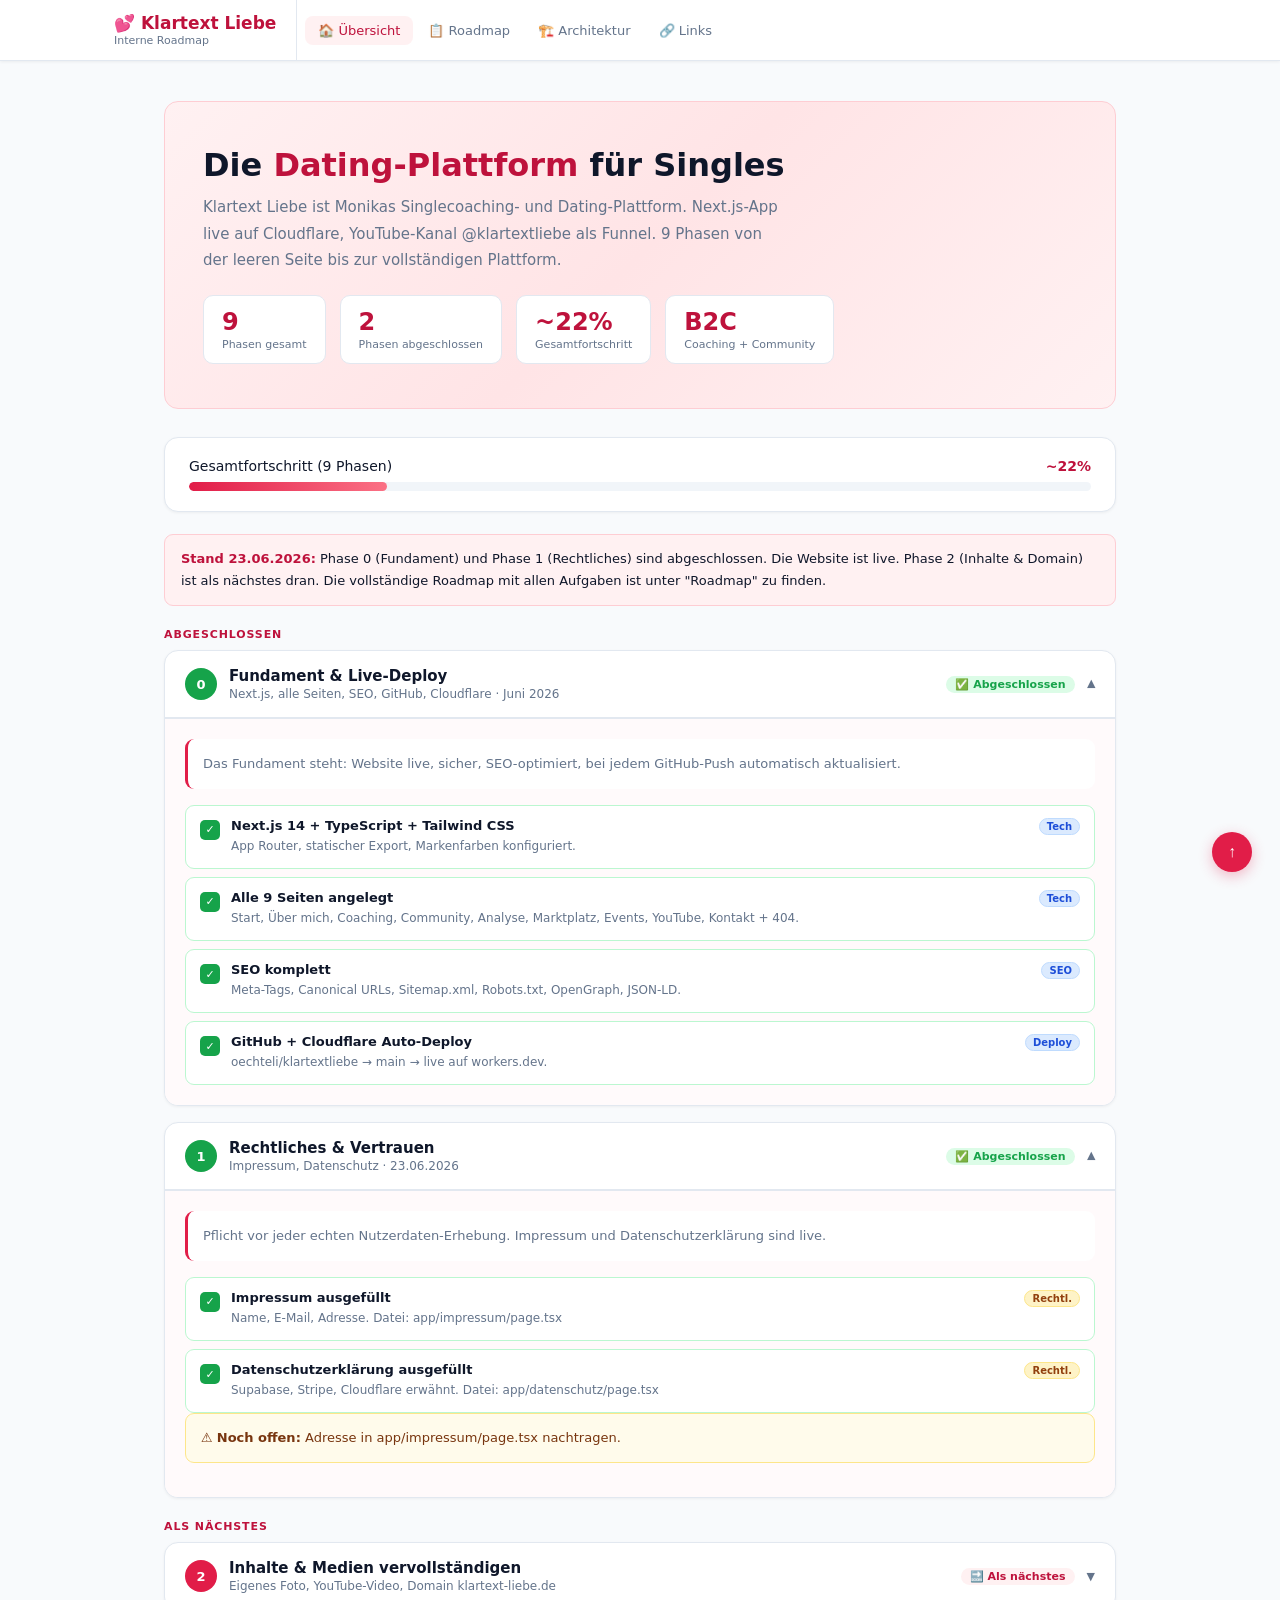
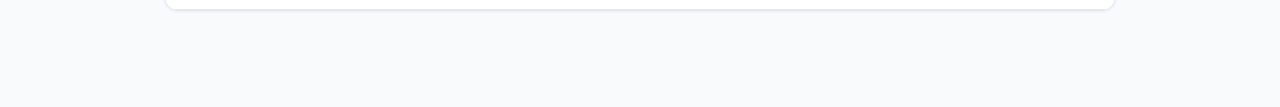
<file: index.html>
<!DOCTYPE html>
<html lang="de">
<head>
<meta charset="UTF-8">
<meta name="viewport" content="width=device-width, initial-scale=1.0">
<title>Klartext Liebe – Interne Roadmap</title>
<style>
  :root { --bg:#f8fafc;--card:#fff;--border:#e2e8f0;--rose:#e11d48;--rose-d:#be123c;--violet:#7c3aed;--green:#16a34a;--amber:#d97706;--text:#0f172a;--soft:#64748b;--radius:14px; }
  *{box-sizing:border-box;margin:0;padding:0;}
  body{background:var(--bg);color:var(--text);font-family:'Segoe UI',system-ui,sans-serif;min-height:100vh;}
  nav{background:rgba(255,255,255,.97);border-bottom:1px solid var(--border);position:sticky;top:0;z-index:100;box-shadow:0 1px 3px rgba(0,0,0,.06);}
  .nav-inner{max-width:1100px;margin:0 auto;padding:0 24px;display:flex;align-items:center;}
  .nav-logo{font-weight:800;font-size:17px;color:var(--rose-d);padding:12px 20px 12px 0;border-right:1px solid var(--border);margin-right:8px;line-height:1.3;white-space:nowrap;}
  .nav-logo span{color:var(--soft);font-weight:400;font-size:11px;display:block;}
  .nav-links{display:flex;gap:2px;flex-wrap:wrap;padding:8px 0;}
  .nav-links a{color:var(--soft);text-decoration:none;padding:7px 13px;border-radius:8px;font-size:13px;font-weight:500;transition:all .15s;cursor:pointer;white-space:nowrap;}
  .nav-links a:hover,.nav-links a.active{background:#fff1f2;color:var(--rose-d);}
  .page{display:none;max-width:1000px;margin:0 auto;padding:40px 24px 80px;}
  .page.active{display:block;}
  .hero{background:linear-gradient(135deg,#fff1f2 0%,#ffe4e6 50%,#fff1f2 100%);border-radius:var(--radius);padding:44px 38px;margin-bottom:28px;border:1px solid #fecdd3;}
  .hero h1{font-size:32px;font-weight:800;margin-bottom:10px;}.hero h1 span{color:var(--rose-d);}
  .hero p{color:var(--soft);font-size:15px;line-height:1.75;max-width:580px;}
  .hero-stats{display:flex;gap:14px;margin-top:22px;flex-wrap:wrap;}
  .stat{background:#fff;border-radius:10px;padding:12px 18px;border:1px solid var(--border);}
  .stat-n{font-size:24px;font-weight:800;color:var(--rose-d);}
  .stat-l{font-size:11px;color:var(--soft);margin-top:2px;}
  .progress-section{background:var(--card);border-radius:var(--radius);padding:20px 24px;border:1px solid var(--border);margin-bottom:22px;box-shadow:0 1px 3px rgba(0,0,0,.05);}
  .progress-label{display:flex;justify-content:space-between;margin-bottom:8px;font-size:14px;font-weight:500;}
  .progress-bar{background:#f1f5f9;border-radius:999px;height:9px;overflow:hidden;}
  .progress-fill{height:100%;border-radius:999px;background:linear-gradient(90deg,var(--rose),#fb7185);}
  .phase-card{background:var(--card);border-radius:var(--radius);border:1px solid var(--border);margin-bottom:16px;box-shadow:0 1px 3px rgba(0,0,0,.05);overflow:hidden;}
  .phase-head{display:flex;align-items:center;gap:12px;padding:16px 20px;border-bottom:1px solid var(--border);cursor:pointer;user-select:none;}
  .phase-num{width:32px;height:32px;border-radius:50%;display:grid;place-items:center;font-weight:800;font-size:13px;flex-shrink:0;}
  .phase-num.done{background:var(--green);color:#fff;}.phase-num.next{background:var(--rose);color:#fff;}.phase-num.plan{background:#e2e8f0;color:var(--soft);}.phase-num.later{background:#ede9fe;color:var(--violet);}
  .phase-title-wrap{flex:1;}.phase-title-wrap h3{font-size:15px;font-weight:700;}.phase-title-wrap p{color:var(--soft);font-size:12px;margin-top:2px;}
  .phase-badge{font-size:11px;font-weight:700;padding:2px 9px;border-radius:999px;}
  .badge-done{background:#dcfce7;color:var(--green);}.badge-next{background:#fff1f2;color:var(--rose-d);}.badge-plan{background:#f1f5f9;color:var(--soft);}.badge-later{background:#ede9fe;color:var(--violet);}
  .phase-arrow{color:var(--soft);transition:transform .2s;font-size:11px;}
  .phase-card.open .phase-arrow{transform:rotate(180deg);}
  .phase-body{padding:20px;display:none;background:#fffafb;border-top:1px solid var(--border);}
  .phase-card.open .phase-body{display:block;}
  .phase-why{color:var(--soft);font-size:13px;line-height:1.8;margin-bottom:16px;background:#fff;padding:13px 15px;border-radius:9px;border-left:3px solid var(--rose);}
  .checklist{display:flex;flex-direction:column;gap:8px;}
  .check-item{display:flex;align-items:flex-start;gap:11px;padding:12px 14px;background:#fff;border-radius:9px;border:1px solid var(--border);}
  .check-item.done-item{border-color:#bbf7d0;}
  .check-box{width:20px;height:20px;border-radius:5px;flex-shrink:0;display:grid;place-items:center;margin-top:2px;}
  .check-box.checked{background:var(--green);}.check-box.unchecked{background:#f1f5f9;border:2px solid #cbd5e1;}
  .check-icon{font-size:11px;color:#fff;font-weight:700;}
  .check-text{flex:1;}.check-text strong{font-size:13px;font-weight:600;display:block;margin-bottom:2px;}.check-text span{font-size:12px;color:var(--soft);line-height:1.6;}
  .check-tag{font-size:10px;padding:2px 7px;border-radius:999px;margin-left:auto;align-self:flex-start;white-space:nowrap;font-weight:600;border:1px solid #e2e8f0;}
  .tag-tech{background:#dbeafe;color:#1d4ed8;border-color:#bfdbfe;}.tag-legal{background:#fef3c7;color:#92400e;border-color:#fde68a;}.tag-stripe{background:#f0fdf4;color:var(--green);border-color:#bbf7d0;}
  .tag-supa{background:#ede9fe;color:var(--violet);border-color:#ddd6fe;}.tag-content{background:#fce7f3;color:#9d174d;border-color:#fbcfe8;}.tag-ai{background:#f5f3ff;color:var(--violet);border-color:#ddd6fe;}
  .warn-box{background:#fffbeb;border:1px solid #fde68a;border-radius:9px;padding:13px 15px;margin-bottom:14px;font-size:13px;line-height:1.7;color:#78350f;}
  .page-header{margin-bottom:24px;}.page-header h2{font-size:24px;font-weight:800;margin-bottom:4px;}.page-header p{color:var(--soft);font-size:14px;line-height:1.7;}
  .info-box{background:#fff1f2;border:1px solid #fecdd3;border-radius:9px;padding:13px 16px;margin-bottom:16px;font-size:13px;line-height:1.7;}
  .info-box strong{color:var(--rose-d);}
  .section-title{font-size:11px;font-weight:700;text-transform:uppercase;letter-spacing:.08em;color:var(--rose-d);margin:22px 0 9px;}
  .arch-block{background:var(--card);border-radius:var(--radius);padding:20px;border:1px solid var(--border);margin-bottom:14px;box-shadow:0 1px 3px rgba(0,0,0,.05);}
  .arch-block h3{font-size:14px;font-weight:700;margin-bottom:5px;}.arch-block p{color:var(--soft);font-size:13px;line-height:1.7;}
  .arch-cols{display:grid;grid-template-columns:1fr 1fr;gap:12px;margin-top:12px;}
  @media(max-width:600px){.arch-cols{grid-template-columns:1fr;}}
  .arch-col{background:#f8fafc;border-radius:9px;padding:13px;border:1px solid var(--border);}
  .arch-col h4{font-size:11px;font-weight:700;color:var(--rose-d);margin-bottom:7px;text-transform:uppercase;letter-spacing:.05em;}
  .arch-col ul{list-style:none;display:flex;flex-direction:column;gap:4px;}
  .arch-col ul li{font-size:12px;color:var(--soft);display:flex;gap:7px;}
  .arch-col ul li::before{content:'›';color:var(--rose);font-weight:700;flex-shrink:0;}
  .arch-cols-3{display:grid;grid-template-columns:1fr 1fr;gap:12px;margin-top:14px;}
  .two-boxes{display:grid;grid-template-columns:1fr 1fr;gap:14px;margin-top:14px;}
  @media(max-width:600px){.two-boxes{grid-template-columns:1fr;}}
  .box-highlight{border:2px solid var(--rose);border-radius:12px;padding:16px;}
  .box-highlight2{border:2px solid var(--violet);border-radius:12px;padding:16px;}
  .box-highlight h4,.box-highlight2 h4{font-size:13px;font-weight:800;margin-bottom:4px;}
  .box-highlight p,.box-highlight2 p{font-size:12px;color:var(--soft);line-height:1.6;}
  .box-mono{font-family:monospace;font-size:11px;color:var(--violet);margin-top:8px;}
  .link-table{background:var(--card);border-radius:var(--radius);border:1px solid var(--border);overflow:hidden;margin-bottom:14px;box-shadow:0 1px 3px rgba(0,0,0,.05);}
  .link-row{display:flex;align-items:center;gap:10px;padding:12px 16px;border-bottom:1px solid #f1f5f9;}
  .link-row:last-child{border-bottom:none;}
  .link-dot{width:7px;height:7px;border-radius:50%;flex-shrink:0;}
  .link-name{font-size:13px;font-weight:600;min-width:190px;}.link-url{font-family:monospace;font-size:11px;color:var(--rose-d);flex:1;}
  .link-status{font-size:11px;padding:2px 7px;border-radius:999px;font-weight:600;}
  .back-top{position:fixed;bottom:28px;right:28px;background:var(--rose);color:#fff;border:none;border-radius:50%;width:40px;height:40px;cursor:pointer;font-size:16px;display:grid;place-items:center;box-shadow:0 4px 14px rgba(225,29,72,.3);z-index:50;}
</style>
</head>
<body>
<nav>
  <div class="nav-inner">
    <div class="nav-logo">💕 Klartext Liebe<span>Interne Roadmap</span></div>
    <div class="nav-links">
      <a onclick="show('uebersicht')" class="active" id="nav-uebersicht">🏠 Übersicht</a>
      <a onclick="show('roadmap')" id="nav-roadmap">📋 Roadmap</a>
      <a onclick="show('architektur')" id="nav-architektur">🏗️ Architektur</a>
      <a onclick="show('links')" id="nav-links">🔗 Links</a>
    </div>
  </div>
</nav>

<!-- ÜBERSICHT -->
<div class="page active" id="page-uebersicht">
  <div class="hero">
    <h1>Die <span>Dating-Plattform</span> für Singles</h1>
    <p>Klartext Liebe ist Monikas Singlecoaching- und Dating-Plattform. Next.js-App live auf Cloudflare, YouTube-Kanal @klartextliebe als Funnel. 9 Phasen von der leeren Seite bis zur vollständigen Plattform.</p>
    <div class="hero-stats">
      <div class="stat"><div class="stat-n">9</div><div class="stat-l">Phasen gesamt</div></div>
      <div class="stat"><div class="stat-n">2</div><div class="stat-l">Phasen abgeschlossen</div></div>
      <div class="stat"><div class="stat-n">~22%</div><div class="stat-l">Gesamtfortschritt</div></div>
      <div class="stat"><div class="stat-n">B2C</div><div class="stat-l">Coaching + Community</div></div>
    </div>
  </div>
  <div class="progress-section">
    <div class="progress-label"><span>Gesamtfortschritt (9 Phasen)</span><span style="color:var(--rose-d);font-weight:700">~22%</span></div>
    <div class="progress-bar"><div class="progress-fill" style="width:22%"></div></div>
  </div>
  <div class="info-box"><strong>Stand 23.06.2026:</strong> Phase 0 (Fundament) und Phase 1 (Rechtliches) sind abgeschlossen. Die Website ist live. Phase 2 (Inhalte & Domain) ist als nächstes dran. Die vollständige Roadmap mit allen Aufgaben ist unter "Roadmap" zu finden.</div>

  <div class="section-title">Abgeschlossen</div>
  <div class="phase-card open" onclick="togglePhase(this)">
    <div class="phase-head">
      <div class="phase-num done">0</div>
      <div class="phase-title-wrap"><h3>Fundament & Live-Deploy</h3><p>Next.js, alle Seiten, SEO, GitHub, Cloudflare · Juni 2026</p></div>
      <span class="phase-badge badge-done">✅ Abgeschlossen</span>
      <span class="phase-arrow">▼</span>
    </div>
    <div class="phase-body">
      <div class="phase-why">Das Fundament steht: Website live, sicher, SEO-optimiert, bei jedem GitHub-Push automatisch aktualisiert.</div>
      <div class="checklist">
        <div class="check-item done-item"><div class="check-box checked"><span class="check-icon">✓</span></div><div class="check-text"><strong>Next.js 14 + TypeScript + Tailwind CSS</strong><span>App Router, statischer Export, Markenfarben konfiguriert.</span></div><span class="check-tag tag-tech">Tech</span></div>
        <div class="check-item done-item"><div class="check-box checked"><span class="check-icon">✓</span></div><div class="check-text"><strong>Alle 9 Seiten angelegt</strong><span>Start, Über mich, Coaching, Community, Analyse, Marktplatz, Events, YouTube, Kontakt + 404.</span></div><span class="check-tag tag-tech">Tech</span></div>
        <div class="check-item done-item"><div class="check-box checked"><span class="check-icon">✓</span></div><div class="check-text"><strong>SEO komplett</strong><span>Meta-Tags, Canonical URLs, Sitemap.xml, Robots.txt, OpenGraph, JSON-LD.</span></div><span class="check-tag tag-tech">SEO</span></div>
        <div class="check-item done-item"><div class="check-box checked"><span class="check-icon">✓</span></div><div class="check-text"><strong>GitHub + Cloudflare Auto-Deploy</strong><span>oechteli/klartextliebe → main → live auf workers.dev.</span></div><span class="check-tag tag-tech">Deploy</span></div>
      </div>
    </div>
  </div>

  <div class="phase-card open" onclick="togglePhase(this)">
    <div class="phase-head">
      <div class="phase-num done">1</div>
      <div class="phase-title-wrap"><h3>Rechtliches & Vertrauen</h3><p>Impressum, Datenschutz · 23.06.2026</p></div>
      <span class="phase-badge badge-done">✅ Abgeschlossen</span>
      <span class="phase-arrow">▼</span>
    </div>
    <div class="phase-body">
      <div class="phase-why">Pflicht vor jeder echten Nutzerdaten-Erhebung. Impressum und Datenschutzerklärung sind live.</div>
      <div class="checklist">
        <div class="check-item done-item"><div class="check-box checked"><span class="check-icon">✓</span></div><div class="check-text"><strong>Impressum ausgefüllt</strong><span>Name, E-Mail, Adresse. Datei: app/impressum/page.tsx</span></div><span class="check-tag tag-legal">Rechtl.</span></div>
        <div class="check-item done-item"><div class="check-box checked"><span class="check-icon">✓</span></div><div class="check-text"><strong>Datenschutzerklärung ausgefüllt</strong><span>Supabase, Stripe, Cloudflare erwähnt. Datei: app/datenschutz/page.tsx</span></div><span class="check-tag tag-legal">Rechtl.</span></div>
      </div>
      <div class="warn-box">⚠️ <strong>Noch offen:</strong> Adresse in app/impressum/page.tsx nachtragen.</div>
    </div>
  </div>

  <div class="section-title">Als nächstes</div>
  <div class="phase-card" onclick="togglePhase(this)">
    <div class="phase-head">
      <div class="phase-num next">2</div>
      <div class="phase-title-wrap"><h3>Inhalte & Medien vervollständigen</h3><p>Eigenes Foto, YouTube-Video, Domain klartext-liebe.de</p></div>
      <span class="phase-badge badge-next">🔜 Als nächstes</span>
      <span class="phase-arrow">▼</span>
    </div>
    <div class="phase-body">
      <div class="phase-why">Vertrauen entsteht durch ein echtes Gesicht. Eine eigene Domain wirkt professioneller als workers.dev.</div>
      <div class="checklist">
        <div class="check-item"><div class="check-box unchecked"></div><div class="check-text"><strong>Profil-Foto hochladen</strong><span>Foto unter public/brand/ ablegen, in app/ueber-mich/page.tsx einbinden.</span></div><span class="check-tag tag-content">Inhalt</span></div>
        <div class="check-item"><div class="check-box unchecked"></div><div class="check-text"><strong>YouTube-Video einbetten</strong><span>Erstes @klartextliebe-Video in app/youtube/page.tsx einbinden.</span></div><span class="check-tag tag-content">Inhalt</span></div>
        <div class="check-item"><div class="check-box unchecked"></div><div class="check-text"><strong>Domain klartext-liebe.de verbinden</strong><span>Bei Cloudflare kaufen → DNS → NEXT_PUBLIC_SITE_URL als Build-Variable setzen.</span></div><span class="check-tag tag-tech">Domain</span></div>
      </div>
    </div>
  </div>
</div>

<!-- ROADMAP -->
<div class="page" id="page-roadmap">
  <div class="page-header"><h2>📋 Vollständige Roadmap</h2><p>9 Phasen von der leeren Seite bis zur fertigen Plattform.</p></div>

  <div class="phase-card open" onclick="togglePhase(this)">
    <div class="phase-head"><div class="phase-num done">0</div><div class="phase-title-wrap"><h3>Fundament & Live-Deploy</h3><p>Juni 2026</p></div><span class="phase-badge badge-done">✅ Abgeschlossen</span><span class="phase-arrow">▼</span></div>
    <div class="phase-body">
      <div class="checklist">
        <div class="check-item done-item"><div class="check-box checked"><span class="check-icon">✓</span></div><div class="check-text"><strong>Next.js 14 + TypeScript + Tailwind CSS</strong><span>App Router, statischer Export, Markenfarben konfiguriert.</span></div><span class="check-tag tag-tech">Tech</span></div>
        <div class="check-item done-item"><div class="check-box checked"><span class="check-icon">✓</span></div><div class="check-text"><strong>Alle 9 Seiten angelegt</strong><span>Start, Über mich, Coaching, Community, Analyse, Marktplatz, Events, YouTube, Kontakt + 404.</span></div><span class="check-tag tag-tech">Tech</span></div>
        <div class="check-item done-item"><div class="check-box checked"><span class="check-icon">✓</span></div><div class="check-text"><strong>SEO komplett</strong><span>Meta-Tags, Canonical URLs, Sitemap.xml, Robots.txt, OpenGraph-Bilder, JSON-LD.</span></div><span class="check-tag tag-tech">SEO</span></div>
        <div class="check-item done-item"><div class="check-box checked"><span class="check-icon">✓</span></div><div class="check-text"><strong>Branding & Favicon</strong><span>Herz-Logo im Gradient, Web-App-Manifest, Theme-Color.</span></div><span class="check-tag tag-tech">Design</span></div>
        <div class="check-item done-item"><div class="check-box checked"><span class="check-icon">✓</span></div><div class="check-text"><strong>Accessibility & Security-Header</strong><span>Skip-Link, HSTS, X-Frame-Options, CSP, Referrer-Policy.</span></div><span class="check-tag tag-tech">A11y</span></div>
        <div class="check-item done-item"><div class="check-box checked"><span class="check-icon">✓</span></div><div class="check-text"><strong>GitHub + Cloudflare Auto-Deploy</strong><span>oechteli/klartextliebe → main → automatisch live auf workers.dev.</span></div><span class="check-tag tag-tech">Deploy</span></div>
      </div>
    </div>
  </div>

  <div class="phase-card open" onclick="togglePhase(this)">
    <div class="phase-head"><div class="phase-num done">1</div><div class="phase-title-wrap"><h3>Rechtliches & Vertrauen</h3><p>23.06.2026</p></div><span class="phase-badge badge-done">✅ Abgeschlossen</span><span class="phase-arrow">▼</span></div>
    <div class="phase-body">
      <div class="phase-why">Sobald echte E-Mail-Adressen gesammelt werden, ist ein vollständiges Impressum und eine DSGVO-konforme Datenschutzerklärung Pflicht.</div>
      <div class="checklist">
        <div class="check-item done-item"><div class="check-box checked"><span class="check-icon">✓</span></div><div class="check-text"><strong>Impressum ausgefüllt</strong><span>Name, Adresse, E-Mail — app/impressum/page.tsx</span></div><span class="check-tag tag-legal">Rechtl.</span></div>
        <div class="check-item done-item"><div class="check-box checked"><span class="check-icon">✓</span></div><div class="check-text"><strong>Datenschutzerklärung ausgefüllt</strong><span>Supabase, Stripe, Cloudflare erwähnt — app/datenschutz/page.tsx</span></div><span class="check-tag tag-legal">Rechtl.</span></div>
      </div>
      <div class="warn-box">⚠️ Adresse in app/impressum/page.tsx noch nachtragen.</div>
    </div>
  </div>

  <div class="phase-card" onclick="togglePhase(this)">
    <div class="phase-head"><div class="phase-num next">2</div><div class="phase-title-wrap"><h3>Inhalte & Medien</h3><p>Parallel möglich — Foto, YouTube-Video, eigene Domain</p></div><span class="phase-badge badge-next">🔜 Als nächstes</span><span class="phase-arrow">▼</span></div>
    <div class="phase-body">
      <div class="phase-why">Vertrauen entsteht durch ein echtes Gesicht. Eine eigene Domain (klartext-liebe.de) wirkt professioneller als workers.dev.</div>
      <div class="checklist">
        <div class="check-item"><div class="check-box unchecked"></div><div class="check-text"><strong>Profil-Foto hochladen</strong><span>Foto unter public/brand/ ablegen, in app/ueber-mich/page.tsx einbinden.</span></div><span class="check-tag tag-content">Inhalt</span></div>
        <div class="check-item"><div class="check-box unchecked"></div><div class="check-text"><strong>YouTube-Video einbetten</strong><span>Erstes @klartextliebe-Video in app/youtube/page.tsx einbinden.</span></div><span class="check-tag tag-content">Inhalt</span></div>
        <div class="check-item"><div class="check-box unchecked"></div><div class="check-text"><strong>Domain klartext-liebe.de verbinden</strong><span>Bei Cloudflare kaufen → DNS → NEXT_PUBLIC_SITE_URL als Build-Variable setzen.</span></div><span class="check-tag tag-tech">Domain</span></div>
      </div>
    </div>
  </div>

  <div class="phase-card" onclick="togglePhase(this)">
    <div class="phase-head"><div class="phase-num plan">3</div><div class="phase-title-wrap"><h3>Erste Einnahmen – Stripe</h3><p>Coaching-Pakete kaufbar machen — ohne eigenes Backend</p></div><span class="phase-badge badge-plan">📋 Geplant</span><span class="phase-arrow">▼</span></div>
    <div class="phase-body">
      <div class="phase-why">Stripe Payment Links funktionieren ohne eigenen Server. Monika erstellt in Stripe einen Link, der wird eingetragen — Buttons sofort kaufbar.</div>
      <div class="checklist">
        <div class="check-item"><div class="check-box unchecked"></div><div class="check-text"><strong>Stripe-Konto eröffnen & verifizieren</strong><span>stripe.com → Konto für Monika Oechtering, Bankverbindung hinterlegen.</span></div><span class="check-tag tag-stripe">Stripe</span></div>
        <div class="check-item"><div class="check-box unchecked"></div><div class="check-text"><strong>Payment Links für Coaching-Pakete anlegen</strong><span>z.B. "Erstgespräch 60 min", "3-Monats-Begleitung" — je ein Stripe Payment Link.</span></div><span class="check-tag tag-stripe">Stripe</span></div>
        <div class="check-item"><div class="check-box unchecked"></div><div class="check-text"><strong>Links in lib/stripe-links.ts eintragen</strong><span>Platzhalter ersetzen → Buttons zeigen echten Kauflink.</span></div><span class="check-tag tag-stripe">Stripe</span></div>
        <div class="check-item"><div class="check-box unchecked"></div><div class="check-text"><strong>"Bald buchbar"-Hinweis entfernen</strong><span>Platzhalter-Buttons durch echte Kauf-Buttons ersetzen.</span></div><span class="check-tag tag-stripe">Stripe</span></div>
      </div>
    </div>
  </div>

  <div class="phase-card" onclick="togglePhase(this)">
    <div class="phase-head"><div class="phase-num plan">4</div><div class="phase-title-wrap"><h3>Datenbank – Supabase</h3><p>Waitlist und Kontaktformular speichern echte Daten</p></div><span class="phase-badge badge-plan">📋 Geplant</span><span class="phase-arrow">▼</span></div>
    <div class="phase-body">
      <div class="phase-why">Formulare simulieren aktuell nur das Absenden. Mit Supabase landen Anfragen wirklich in einer Datenbank, die Monika einsehen kann.</div>
      <div class="checklist">
        <div class="check-item"><div class="check-box unchecked"></div><div class="check-text"><strong>Supabase-Projekt erstellen</strong><span>supabase.com → neues Projekt, Region EU-West (DSGVO).</span></div><span class="check-tag tag-supa">Supabase</span></div>
        <div class="check-item"><div class="check-box unchecked"></div><div class="check-text"><strong>Umgebungsvariablen setzen</strong><span>.env.local: NEXT_PUBLIC_SUPABASE_URL und NEXT_PUBLIC_SUPABASE_ANON_KEY.</span></div><span class="check-tag tag-supa">Supabase</span></div>
        <div class="check-item"><div class="check-box unchecked"></div><div class="check-text"><strong>Datenbankschema einrichten</strong><span>Migration supabase/migrations/0001_init.sql ausführen.</span></div><span class="check-tag tag-supa">Supabase</span></div>
        <div class="check-item"><div class="check-box unchecked"></div><div class="check-text"><strong>Waitlist & Kontaktformular aktivieren</strong><span>Mock-Insert durch echten Supabase-Insert ersetzen.</span></div><span class="check-tag tag-supa">Supabase</span></div>
        <div class="check-item"><div class="check-box unchecked"></div><div class="check-text"><strong>Build-Variablen in Cloudflare setzen</strong><span>Workers → Einstellungen → Umgebungsvariablen.</span></div><span class="check-tag tag-tech">Deploy</span></div>
      </div>
    </div>
  </div>

  <div class="phase-card" onclick="togglePhase(this)">
    <div class="phase-head"><div class="phase-num plan">5</div><div class="phase-title-wrap"><h3>Login & Kunden-Dashboard</h3><p>Kunden können sich einloggen und gebuchte Pakete sehen</p></div><span class="phase-badge badge-plan">📋 Geplant</span><span class="phase-arrow">▼</span></div>
    <div class="phase-body">
      <div class="phase-why">Nach dem Kauf bekommen Kunden Zugang zum persönlichen Bereich: Buchungen, Unterlagen, Analyse-Ergebnisse und Community-Zugang.</div>
      <div class="checklist">
        <div class="check-item"><div class="check-box unchecked"></div><div class="check-text"><strong>Supabase Auth einrichten</strong><span>E-Mail/Passwort-Login, Magic Link, E-Mail-Bestätigung.</span></div><span class="check-tag tag-supa">Supabase</span></div>
        <div class="check-item"><div class="check-box unchecked"></div><div class="check-text"><strong>Login / Registrierung</strong><span>Neue Seite app/login/page.tsx.</span></div><span class="check-tag tag-tech">Frontend</span></div>
        <div class="check-item"><div class="check-box unchecked"></div><div class="check-text"><strong>Kunden-Dashboard</strong><span>app/dashboard/page.tsx: gebuchte Pakete, Fortschritt, Downloads, Analyse.</span></div><span class="check-tag tag-tech">Frontend</span></div>
        <div class="check-item"><div class="check-box unchecked"></div><div class="check-text"><strong>Stripe Webhook → Supabase</strong><span>Nach Zahlung automatisch Zugang freischalten.</span></div><span class="check-tag tag-stripe">Stripe</span></div>
      </div>
    </div>
  </div>

  <div class="phase-card" onclick="togglePhase(this)">
    <div class="phase-head"><div class="phase-num later">6</div><div class="phase-title-wrap"><h3>Community-Bereich</h3><p>Geschlossener Raum für Mitglieder</p></div><span class="phase-badge badge-later">⏳ Später</span><span class="phase-arrow">▼</span></div>
    <div class="phase-body">
      <div class="phase-why">Die Community ist das Herzstück — Singles, die gemeinsam wachsen, moderiert von Monika. Nur für zahlende Mitglieder.</div>
      <div class="checklist">
        <div class="check-item"><div class="check-box unchecked"></div><div class="check-text"><strong>Geschützter Bereich mit Auth-Guard</strong><span>Nur eingeloggte & bezahlte Nutzer sehen die Community.</span></div><span class="check-tag tag-tech">Frontend</span></div>
        <div class="check-item"><div class="check-box unchecked"></div><div class="check-text"><strong>Beiträge & Kommentare</strong><span>Einfaches Forum in Supabase.</span></div><span class="check-tag tag-tech">Feature</span></div>
        <div class="check-item"><div class="check-box unchecked"></div><div class="check-text"><strong>Moderations-Tools für Monika</strong><span>Admin-Ansicht: Beiträge genehmigen, Nutzer verwalten.</span></div><span class="check-tag tag-tech">Feature</span></div>
      </div>
    </div>
  </div>

  <div class="phase-card" onclick="togglePhase(this)">
    <div class="phase-head"><div class="phase-num later">7</div><div class="phase-title-wrap"><h3>KI-Persönlichkeitsanalyse</h3><p>Claude AI wertet den Fragebogen aus — echte Tiefe statt Mock</p></div><span class="phase-badge badge-later">⏳ Später</span><span class="phase-arrow">▼</span></div>
    <div class="phase-body">
      <div class="phase-why">Aktuell gibt lib/analyze-profile.ts regelbasierte Ergebnisse. Mit Claude API werden Antworten tiefgehend interpretiert und ein persönliches Profil erstellt.</div>
      <div class="checklist">
        <div class="check-item"><div class="check-box unchecked"></div><div class="check-text"><strong>Anthropic API-Key einrichten</strong><span>API-Key als Umgebungsvariable in Cloudflare + .env.local.</span></div><span class="check-tag tag-ai">KI</span></div>
        <div class="check-item"><div class="check-box unchecked"></div><div class="check-text"><strong>Cloudflare Worker als KI-Endpunkt</strong><span>Worker empfängt Fragebogen, ruft Claude API auf, gibt Analyse zurück.</span></div><span class="check-tag tag-ai">KI</span></div>
        <div class="check-item"><div class="check-box unchecked"></div><div class="check-text"><strong>Analyse-Ergebnisse in Supabase speichern</strong><span>Im Dashboard sichtbar, für Matching nutzbar.</span></div><span class="check-tag tag-ai">KI</span></div>
      </div>
    </div>
  </div>

  <div class="phase-card" onclick="togglePhase(this)">
    <div class="phase-head"><div class="phase-num later">8</div><div class="phase-title-wrap"><h3>Matching & Marktplatz</h3><p>Kuratierte Partnervorschläge — das eigentliche Herzstück</p></div><span class="phase-badge badge-later">⏳ Später</span><span class="phase-arrow">▼</span></div>
    <div class="phase-body">
      <div class="phase-why">Kein Algorithmus, sondern Monika kuratiert persönlich, wer zu wem passt. Die Plattform unterstützt dabei mit Profilen und Werkzeugen.</div>
      <div class="checklist">
        <div class="check-item"><div class="check-box unchecked"></div><div class="check-text"><strong>Profil-Erstellung für Mitglieder</strong><span>Fotos, Werte, Wünsche, Persönlichkeitsanalyse-Ergebnis.</span></div><span class="check-tag tag-tech">Feature</span></div>
        <div class="check-item"><div class="check-box unchecked"></div><div class="check-text"><strong>Admin-Freigabe-Workflow</strong><span>Monika prüft jedes Profil vor Sichtbarkeit.</span></div><span class="check-tag tag-tech">Feature</span></div>
        <div class="check-item"><div class="check-box unchecked"></div><div class="check-text"><strong>Kuratierte Vorschläge</strong><span>Monika wählt Matches aus und schickt Vorschläge per Dashboard-Nachricht.</span></div><span class="check-tag tag-tech">Feature</span></div>
      </div>
    </div>
  </div>
</div>

<!-- ARCHITEKTUR -->
<div class="page" id="page-architektur">
  <div class="page-header"><h2>🏗️ Architektur</h2></div>
  <div class="section-title">Zwei Cloudflare-Projekte</div>
  <div class="two-boxes">
    <div class="box-highlight"><h4>🔒 Interne Verwaltung</h4><p>Geschützt mit Cloudflare Access (nur für Monika, Peter, Lilli)</p><div class="box-mono">klartext-roadmap.pages.dev</div><div style="font-size:11px;color:var(--soft);margin-top:6px">GitHub: oechteli/klartext-roadmap<br>Lokal: C:\Users\mail\klartext-roadmap</div></div>
    <div class="box-highlight2"><h4>🌐 Kunden-Website & Portal</h4><p>Öffentlich — für Interessenten und Kunden</p><div class="box-mono">klartextliebe.monika-oechtering.workers.dev</div><div style="font-size:11px;color:var(--soft);margin-top:6px">GitHub: oechteli/klartextliebe<br>Lokal: C:\Users\mail\klartext-liebe</div></div>
  </div>
  <div class="section-title">Tech-Bausteine</div>
  <div class="arch-block"><h3>⚛️ Next.js 14 (App Router)</h3><p>Grundgerüst der Website. Statischer Export. Baut alle Seiten, verwaltet URLs, optimiert Ladezeiten. TypeScript + Tailwind CSS.</p></div>
  <div class="arch-block"><h3>☁️ Cloudflare Workers / Pages</h3><p>Hosting und Auto-Deploy. Fertige Website wird weltweit schnell ausgeliefert. Kostenlos bis zu sehr hohen Zugriffszahlen.</p></div>
  <div class="arch-block"><h3>🗄️ Supabase (geplant, Phase 4)</h3><p>PostgreSQL-Datenbank als Service. Auth (E-Mail/Passwort + Magic Link), Datenspeicherung für Waitlist, Kontaktanfragen, Nutzerprofile, Community.</p></div>
  <div class="arch-block"><h3>💳 Stripe (geplant, Phase 3)</h3><p>Zahlungen für Coaching-Pakete. Payment Links funktionieren ohne eigenes Backend. Webhook → Supabase für automatische Freischaltung.</p></div>
  <div class="arch-block"><h3>🤖 Claude AI (geplant, Phase 7)</h3><p>Anthropic Claude für die KI-Persönlichkeitsanalyse. Fragebogen-Antworten werden tiefgehend interpretiert und als persönliches Profil gespeichert.</p></div>
  <div class="section-title">Tech-Stack</div>
  <div class="arch-cols">
    <div class="arch-col"><h4>Frontend</h4><ul><li>Next.js 14 (App Router)</li><li>TypeScript + Tailwind CSS</li><li>Cloudflare Workers</li></ul></div>
    <div class="arch-col"><h4>Backend / Services</h4><ul><li>Supabase (Auth + DB) → Phase 4</li><li>Stripe (Payments) → Phase 3</li><li>Claude API (KI) → Phase 7</li></ul></div>
  </div>
</div>

<!-- LINKS -->
<div class="page" id="page-links">
  <div class="page-header"><h2>🔗 Alle Links</h2></div>
  <div class="section-title">Webseiten (live)</div>
  <div class="link-table">
    <div class="link-row"><div class="link-dot" style="background:var(--green)"></div><div class="link-name">Kunden-Website</div><div class="link-url">klartextliebe.monika-oechtering.workers.dev</div><span class="link-status badge-done" style="background:#dcfce7;color:var(--green)">Live</span></div>
    <div class="link-row"><div class="link-dot" style="background:var(--green)"></div><div class="link-name">Roadmap (intern)</div><div class="link-url">klartext-roadmap.pages.dev</div><span class="link-status badge-done" style="background:#dcfce7;color:var(--green)">Live</span></div>
    <div class="link-row"><div class="link-dot" style="background:#cbd5e1"></div><div class="link-name">Domain</div><div class="link-url">klartext-liebe.de</div><span class="link-status badge-plan" style="background:#f1f5f9;color:var(--soft)">Phase 2</span></div>
  </div>
  <div class="section-title">GitHub</div>
  <div class="link-table">
    <div class="link-row"><div class="link-dot" style="background:var(--green)"></div><div class="link-name">Kunden-Website</div><div class="link-url">github.com/oechteli/klartextliebe</div><span class="link-status badge-done" style="background:#dcfce7;color:var(--green)">Aktiv</span></div>
    <div class="link-row"><div class="link-dot" style="background:var(--green)"></div><div class="link-name">Roadmap</div><div class="link-url">github.com/oechteli/klartext-roadmap</div><span class="link-status badge-done" style="background:#dcfce7;color:var(--green)">Aktiv</span></div>
  </div>
  <div class="section-title">Lokale Pfade</div>
  <div class="link-table">
    <div class="link-row"><div class="link-dot" style="background:var(--rose)"></div><div class="link-name">Kunden-Website (Next.js)</div><div class="link-url">C:\Users\mail\klartext-liebe</div></div>
    <div class="link-row"><div class="link-dot" style="background:var(--rose)"></div><div class="link-name">Roadmap (diese Seite)</div><div class="link-url">C:\Users\mail\klartext-roadmap</div></div>
  </div>
  <div class="section-title">YouTube</div>
  <div class="link-table">
    <div class="link-row"><div class="link-dot" style="background:#ef4444"></div><div class="link-name">YouTube-Kanal</div><div class="link-url">@klartextliebe</div><span class="link-status" style="background:#fee2e2;color:#b91c1c;font-size:11px;padding:2px 7px;border-radius:999px;font-weight:600">Aufbauen</span></div>
  </div>
</div>

<button class="back-top" onclick="window.scrollTo({top:0,behavior:'smooth'})">↑</button>
<script>
function show(id){document.querySelectorAll('.page').forEach(p=>p.classList.remove('active'));document.querySelectorAll('.nav-links a').forEach(a=>a.classList.remove('active'));document.getElementById('page-'+id).classList.add('active');const n=document.getElementById('nav-'+id);if(n)n.classList.add('active');window.scrollTo({top:0,behavior:'smooth'});}
function togglePhase(card){card.classList.toggle('open');}
</script>
</body>
</html>
</file>
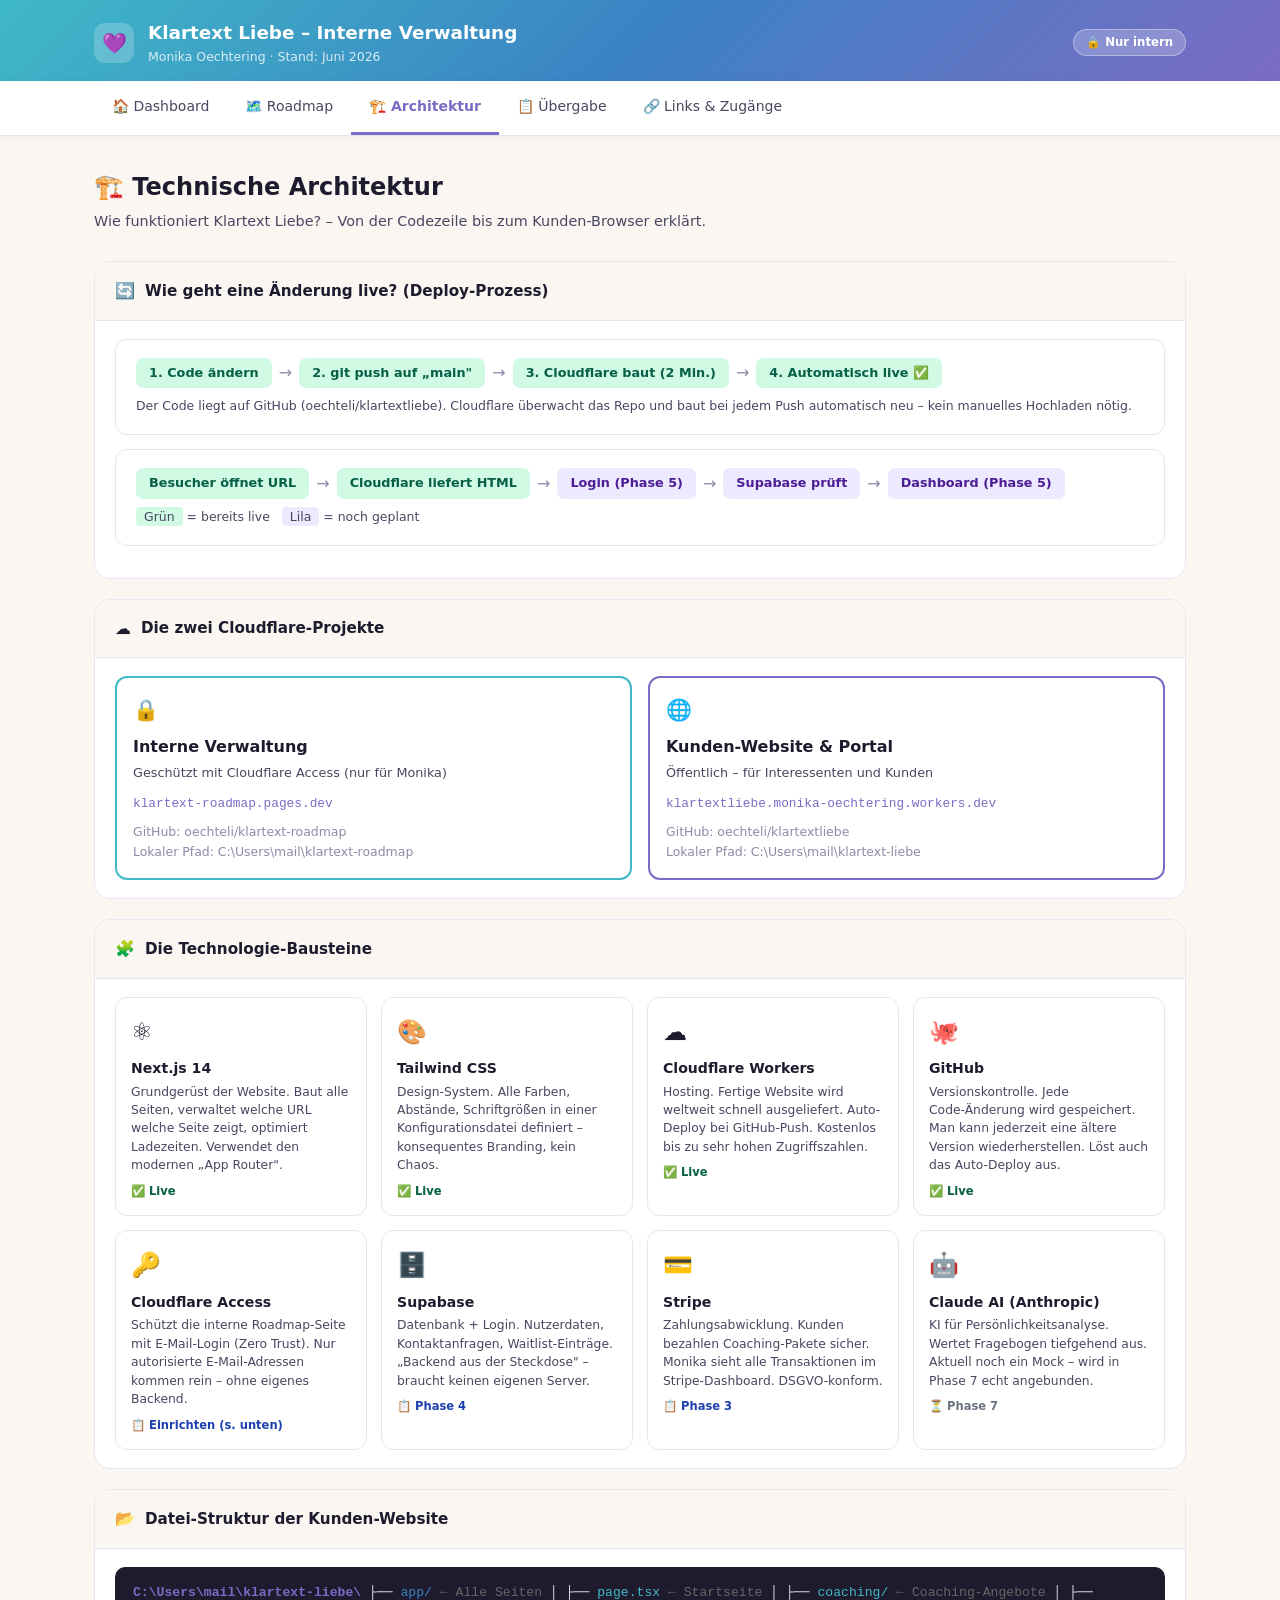
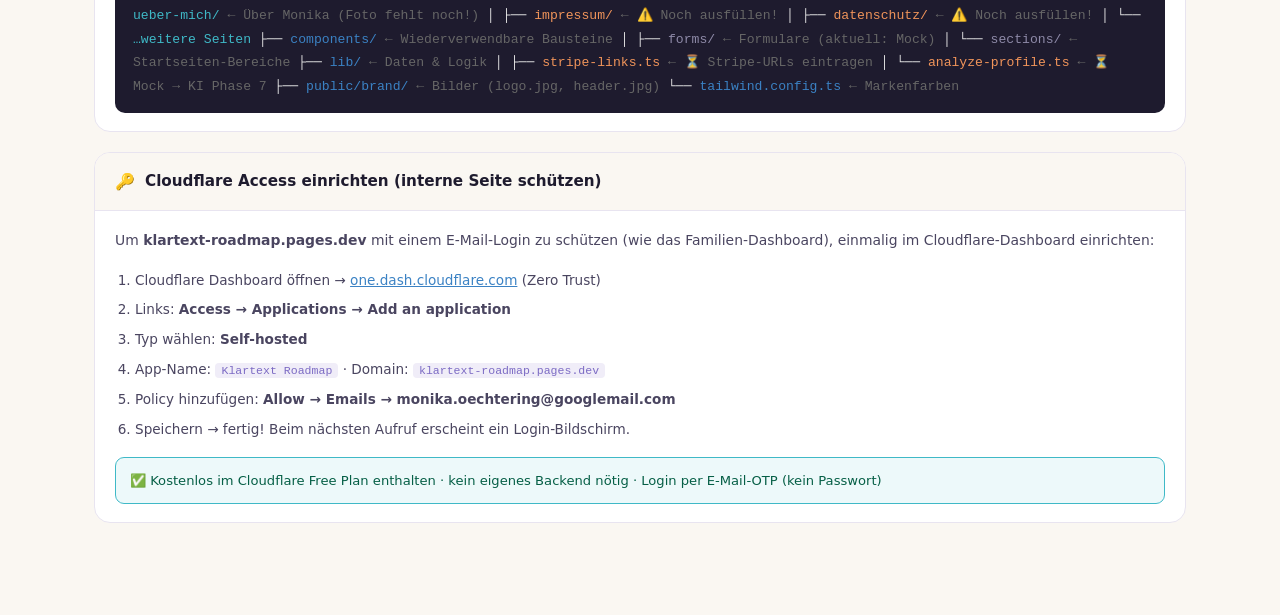
<file: architektur.html>
<!DOCTYPE html>
<html lang="de">
<head>
  <meta charset="UTF-8" />
  <meta name="viewport" content="width=device-width, initial-scale=1.0" />
  <title>Architektur – Klartext Liebe Intern</title>
  <link rel="stylesheet" href="style.css" />
</head>
<body>
<script src="_nav.js"></script>

<main class="page-main">
  <div class="page-hero">
    <h1>🏗️ Technische Architektur</h1>
    <p>Wie funktioniert Klartext Liebe? – Von der Codezeile bis zum Kunden-Browser erklärt.</p>
  </div>

  <!-- Deploy-Flow -->
  <div class="card" style="margin-bottom:20px">
    <div class="card-head"><span>🔄</span><h2>Wie geht eine Änderung live? (Deploy-Prozess)</h2></div>
    <div class="card-body">
      <div class="flow-box">
        <div class="flow-row">
          <span class="flow-step done">1. Code ändern</span>
          <span class="flow-arr">→</span>
          <span class="flow-step done">2. git push auf „main"</span>
          <span class="flow-arr">→</span>
          <span class="flow-step done">3. Cloudflare baut (2 Min.)</span>
          <span class="flow-arr">→</span>
          <span class="flow-step done">4. Automatisch live ✅</span>
        </div>
        <div class="flow-label" style="margin-top:8px">Der Code liegt auf GitHub (oechteli/klartextliebe). Cloudflare überwacht das Repo und baut bei jedem Push automatisch neu – kein manuelles Hochladen nötig.</div>
      </div>

      <div class="flow-box">
        <div class="flow-row">
          <span class="flow-step done">Besucher öffnet URL</span>
          <span class="flow-arr">→</span>
          <span class="flow-step done">Cloudflare liefert HTML</span>
          <span class="flow-arr">→</span>
          <span class="flow-step plan">Login (Phase 5)</span>
          <span class="flow-arr">→</span>
          <span class="flow-step plan">Supabase prüft</span>
          <span class="flow-arr">→</span>
          <span class="flow-step plan">Dashboard (Phase 5)</span>
        </div>
        <div class="flow-label" style="margin-top:8px"><span style="background:#D1FAE5;padding:2px 8px;border-radius:4px;font-size:.78rem">Grün</span> = bereits live &nbsp; <span style="background:#EDE9FE;padding:2px 8px;border-radius:4px;font-size:.78rem">Lila</span> = noch geplant</div>
      </div>
    </div>
  </div>

  <!-- Zwei Cloudflare-Seiten -->
  <div class="card" style="margin-bottom:20px">
    <div class="card-head"><span>☁️</span><h2>Die zwei Cloudflare-Projekte</h2></div>
    <div class="card-body">
      <div style="display:grid;grid-template-columns:1fr 1fr;gap:16px">
        <div style="border:2px solid var(--teal);border-radius:12px;padding:16px">
          <div style="font-size:1.3rem;margin-bottom:6px">🔒</div>
          <div style="font-weight:800;margin-bottom:4px">Interne Verwaltung</div>
          <div style="font-size:.8rem;color:var(--ink2);margin-bottom:10px">Geschützt mit Cloudflare Access (nur für Monika)</div>
          <div style="font-family:monospace;font-size:.8rem;color:var(--violet)">klartext-roadmap.pages.dev</div>
          <div style="margin-top:8px;font-size:.78rem;color:var(--ink3)">GitHub: oechteli/klartext-roadmap<br>Lokaler Pfad: C:\Users\mail\klartext-roadmap</div>
        </div>
        <div style="border:2px solid var(--violet);border-radius:12px;padding:16px">
          <div style="font-size:1.3rem;margin-bottom:6px">🌐</div>
          <div style="font-weight:800;margin-bottom:4px">Kunden-Website & Portal</div>
          <div style="font-size:.8rem;color:var(--ink2);margin-bottom:10px">Öffentlich – für Interessenten und Kunden</div>
          <div style="font-family:monospace;font-size:.8rem;color:var(--violet)">klartextliebe.monika-oechtering.workers.dev</div>
          <div style="margin-top:8px;font-size:.78rem;color:var(--ink3)">GitHub: oechteli/klartextliebe<br>Lokaler Pfad: C:\Users\mail\klartext-liebe</div>
        </div>
      </div>
    </div>
  </div>

  <!-- Tech-Bausteine -->
  <div class="card" style="margin-bottom:20px">
    <div class="card-head"><span>🧩</span><h2>Die Technologie-Bausteine</h2></div>
    <div class="card-body">
      <div class="arch-grid">
        <div class="arch-card">
          <div class="arch-card-ico">⚛️</div>
          <div class="arch-card-name">Next.js 14</div>
          <div class="arch-card-desc">Grundgerüst der Website. Baut alle Seiten, verwaltet welche URL welche Seite zeigt, optimiert Ladezeiten. Verwendet den modernen „App Router".</div>
          <div class="arch-card-st as-live">✅ Live</div>
        </div>
        <div class="arch-card">
          <div class="arch-card-ico">🎨</div>
          <div class="arch-card-name">Tailwind CSS</div>
          <div class="arch-card-desc">Design-System. Alle Farben, Abstände, Schriftgrößen in einer Konfigurationsdatei definiert – konsequentes Branding, kein Chaos.</div>
          <div class="arch-card-st as-live">✅ Live</div>
        </div>
        <div class="arch-card">
          <div class="arch-card-ico">☁️</div>
          <div class="arch-card-name">Cloudflare Workers</div>
          <div class="arch-card-desc">Hosting. Fertige Website wird weltweit schnell ausgeliefert. Auto-Deploy bei GitHub-Push. Kostenlos bis zu sehr hohen Zugriffszahlen.</div>
          <div class="arch-card-st as-live">✅ Live</div>
        </div>
        <div class="arch-card">
          <div class="arch-card-ico">🐙</div>
          <div class="arch-card-name">GitHub</div>
          <div class="arch-card-desc">Versionskontrolle. Jede Code-Änderung wird gespeichert. Man kann jederzeit eine ältere Version wiederherstellen. Löst auch das Auto-Deploy aus.</div>
          <div class="arch-card-st as-live">✅ Live</div>
        </div>
        <div class="arch-card">
          <div class="arch-card-ico">🔑</div>
          <div class="arch-card-name">Cloudflare Access</div>
          <div class="arch-card-desc">Schützt die interne Roadmap-Seite mit E-Mail-Login (Zero Trust). Nur autorisierte E-Mail-Adressen kommen rein – ohne eigenes Backend.</div>
          <div class="arch-card-st as-plan">📋 Einrichten (s. unten)</div>
        </div>
        <div class="arch-card">
          <div class="arch-card-ico">🗄️</div>
          <div class="arch-card-name">Supabase</div>
          <div class="arch-card-desc">Datenbank + Login. Nutzerdaten, Kontaktanfragen, Waitlist-Einträge. „Backend aus der Steckdose" – braucht keinen eigenen Server.</div>
          <div class="arch-card-st as-plan">📋 Phase 4</div>
        </div>
        <div class="arch-card">
          <div class="arch-card-ico">💳</div>
          <div class="arch-card-name">Stripe</div>
          <div class="arch-card-desc">Zahlungsabwicklung. Kunden bezahlen Coaching-Pakete sicher. Monika sieht alle Transaktionen im Stripe-Dashboard. DSGVO-konform.</div>
          <div class="arch-card-st as-plan">📋 Phase 3</div>
        </div>
        <div class="arch-card">
          <div class="arch-card-ico">🤖</div>
          <div class="arch-card-name">Claude AI (Anthropic)</div>
          <div class="arch-card-desc">KI für Persönlichkeitsanalyse. Wertet Fragebogen tiefgehend aus. Aktuell noch ein Mock – wird in Phase 7 echt angebunden.</div>
          <div class="arch-card-st as-later">⏳ Phase 7</div>
        </div>
      </div>
    </div>
  </div>

  <!-- Datei-Struktur -->
  <div class="card" style="margin-bottom:20px">
    <div class="card-head"><span>📂</span><h2>Datei-Struktur der Kunden-Website</h2></div>
    <div class="card-body">
      <div class="code-block" style="color:#E8E8E8;font-size:.82rem">
<span style="color:#7C6BC4;font-weight:700">C:\Users\mail\klartext-liebe\</span>
├── <span style="color:#3B82C4">app/</span>                        <span class="c">← Alle Seiten</span>
│   ├── <span style="color:#3FB9C7">page.tsx</span>               <span class="c">← Startseite</span>
│   ├── <span style="color:#3FB9C7">coaching/</span>              <span class="c">← Coaching-Angebote</span>
│   ├── <span style="color:#3FB9C7">ueber-mich/</span>            <span class="c">← Über Monika (Foto fehlt noch!)</span>
│   ├── <span style="color:#F0945A">impressum/</span>             <span class="c">← ⚠️ Noch ausfüllen!</span>
│   ├── <span style="color:#F0945A">datenschutz/</span>           <span class="c">← ⚠️ Noch ausfüllen!</span>
│   └── <span style="color:#3FB9C7">…weitere Seiten</span>
├── <span style="color:#3B82C4">components/</span>                 <span class="c">← Wiederverwendbare Bausteine</span>
│   ├── <span style="color:#8E8AA8">forms/</span>                 <span class="c">← Formulare (aktuell: Mock)</span>
│   └── <span style="color:#8E8AA8">sections/</span>              <span class="c">← Startseiten-Bereiche</span>
├── <span style="color:#3B82C4">lib/</span>                        <span class="c">← Daten & Logik</span>
│   ├── <span style="color:#F0945A">stripe-links.ts</span>        <span class="c">← ⏳ Stripe-URLs eintragen</span>
│   └── <span style="color:#F0945A">analyze-profile.ts</span>     <span class="c">← ⏳ Mock → KI Phase 7</span>
├── <span style="color:#3B82C4">public/brand/</span>               <span class="c">← Bilder (logo.jpg, header.jpg)</span>
└── <span style="color:#3B82C4">tailwind.config.ts</span>          <span class="c">← Markenfarben</span>
      </div>
    </div>
  </div>

  <!-- Cloudflare Access einrichten -->
  <div class="card">
    <div class="card-head"><span>🔑</span><h2>Cloudflare Access einrichten (interne Seite schützen)</h2></div>
    <div class="card-body">
      <p style="font-size:.87rem;color:var(--ink2);margin-bottom:14px">
        Um <strong>klartext-roadmap.pages.dev</strong> mit einem E-Mail-Login zu schützen (wie das Familien-Dashboard), einmalig im Cloudflare-Dashboard einrichten:
      </p>
      <ol style="font-size:.85rem;color:var(--ink2);line-height:2.2;padding-left:20px">
        <li>Cloudflare Dashboard öffnen → <a href="https://one.dash.cloudflare.com" target="_blank" style="color:var(--blue)">one.dash.cloudflare.com</a> (Zero Trust)</li>
        <li>Links: <strong>Access → Applications → Add an application</strong></li>
        <li>Typ wählen: <strong>Self-hosted</strong></li>
        <li>App-Name: <code>Klartext Roadmap</code> · Domain: <code>klartext-roadmap.pages.dev</code></li>
        <li>Policy hinzufügen: <strong>Allow → Emails → monika.oechtering@googlemail.com</strong></li>
        <li>Speichern → fertig! Beim nächsten Aufruf erscheint ein Login-Bildschirm.</li>
      </ol>
      <div style="background:var(--done-bg);border:1px solid var(--done-bdr);border-radius:9px;padding:12px 14px;margin-top:12px;font-size:.82rem;color:#065F46">
        ✅ Kostenlos im Cloudflare Free Plan enthalten · kein eigenes Backend nötig · Login per E-Mail-OTP (kein Passwort)
      </div>
    </div>
  </div>

</main>
</body>
</html>
</file>
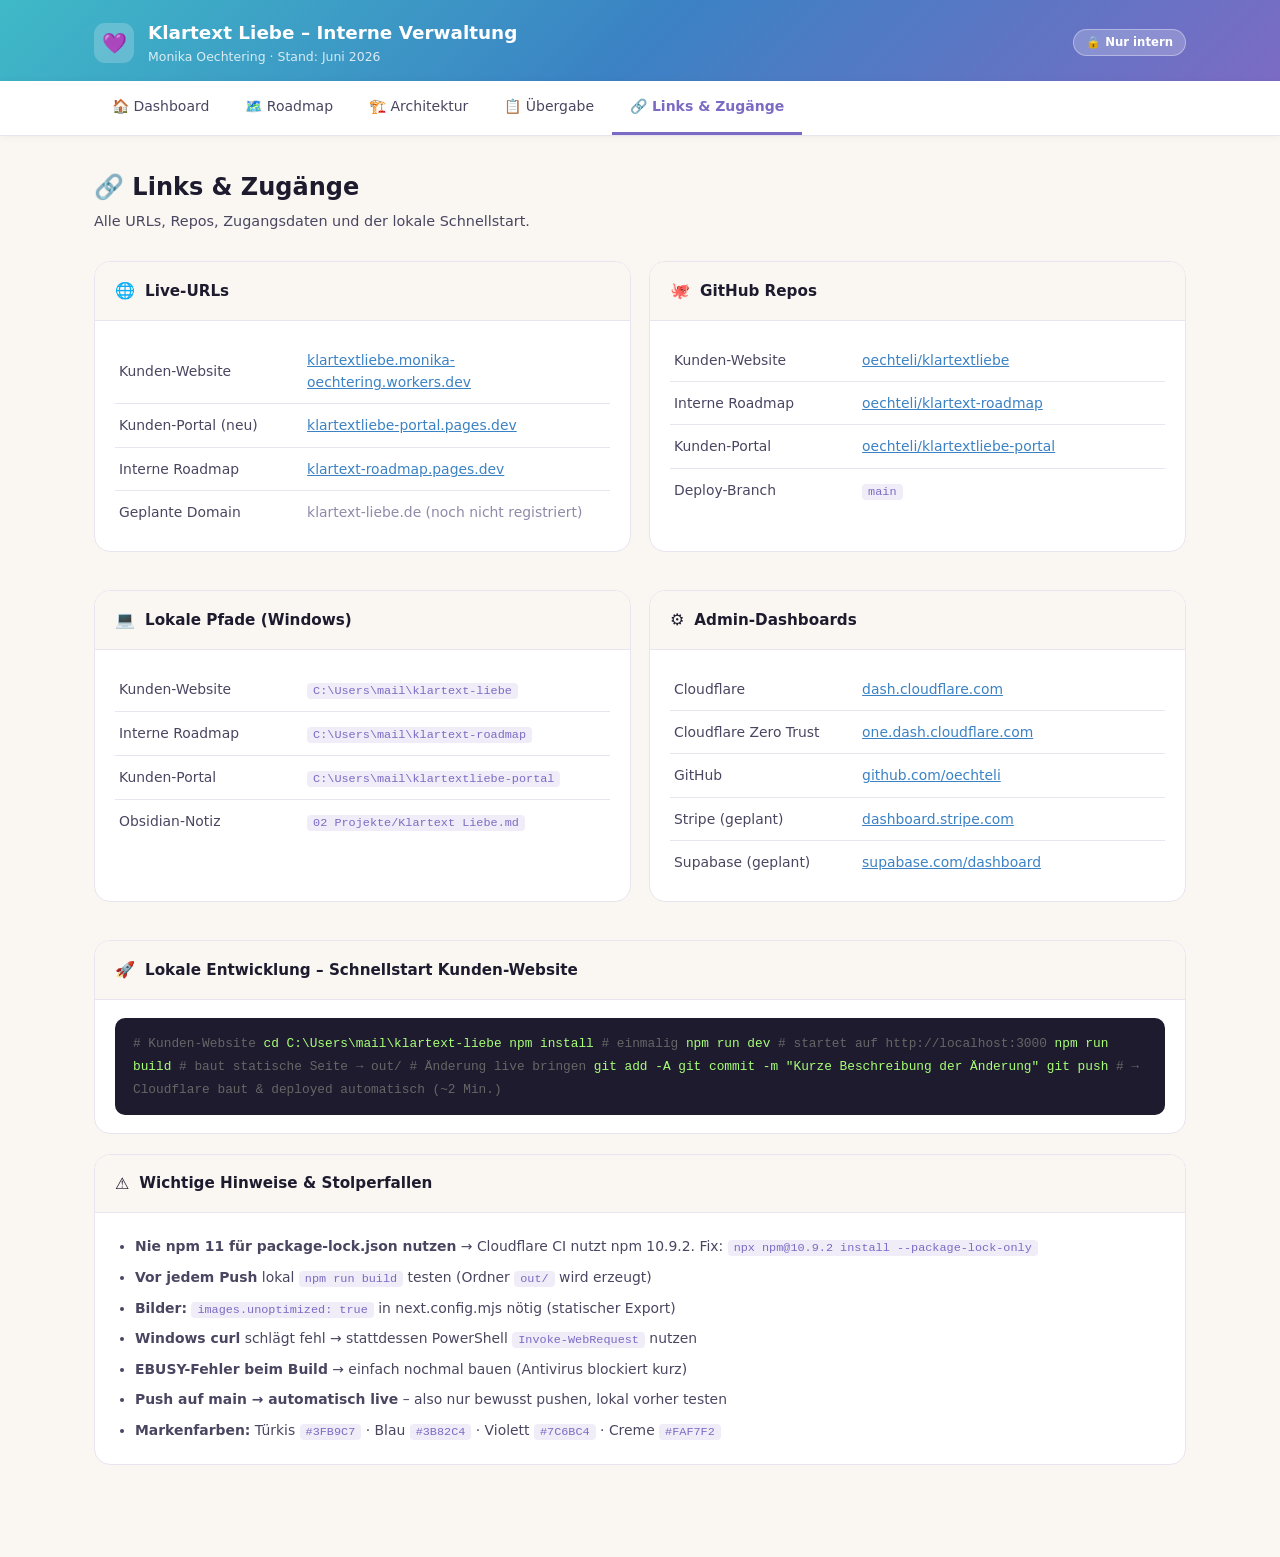
<file: links.html>
<!DOCTYPE html>
<html lang="de">
<head>
  <meta charset="UTF-8" />
  <meta name="viewport" content="width=device-width, initial-scale=1.0" />
  <title>Links & Zugänge – Klartext Liebe Intern</title>
  <link rel="stylesheet" href="style.css" />
</head>
<body>
<script src="_nav.js"></script>

<main class="page-main">
  <div class="page-hero">
    <h1>🔗 Links & Zugänge</h1>
    <p>Alle URLs, Repos, Zugangsdaten und der lokale Schnellstart.</p>
  </div>

  <div style="display:grid;grid-template-columns:1fr 1fr;gap:18px">

    <!-- Live-URLs -->
    <div class="card">
      <div class="card-head"><span>🌐</span><h2>Live-URLs</h2></div>
      <div class="card-body">
        <table class="info-table">
          <tr><td>Kunden-Website</td><td><a href="https://klartextliebe.monika-oechtering.workers.dev" target="_blank">klartextliebe.monika-oechtering.workers.dev</a></td></tr>
          <tr><td>Kunden-Portal (neu)</td><td><a href="https://klartextliebe-portal.pages.dev" target="_blank">klartextliebe-portal.pages.dev</a></td></tr>
          <tr><td>Interne Roadmap</td><td><a href="https://klartext-roadmap.pages.dev" target="_blank">klartext-roadmap.pages.dev</a></td></tr>
          <tr><td>Geplante Domain</td><td style="color:var(--ink3)">klartext-liebe.de (noch nicht registriert)</td></tr>
        </table>
      </div>
    </div>

    <!-- GitHub -->
    <div class="card">
      <div class="card-head"><span>🐙</span><h2>GitHub Repos</h2></div>
      <div class="card-body">
        <table class="info-table">
          <tr><td>Kunden-Website</td><td><a href="https://github.com/oechteli/klartextliebe" target="_blank">oechteli/klartextliebe</a></td></tr>
          <tr><td>Interne Roadmap</td><td><a href="https://github.com/oechteli/klartext-roadmap" target="_blank">oechteli/klartext-roadmap</a></td></tr>
          <tr><td>Kunden-Portal</td><td><a href="https://github.com/oechteli/klartextliebe-portal" target="_blank">oechteli/klartextliebe-portal</a></td></tr>
          <tr><td>Deploy-Branch</td><td><code>main</code></td></tr>
        </table>
      </div>
    </div>

    <!-- Lokale Pfade -->
    <div class="card">
      <div class="card-head"><span>💻</span><h2>Lokale Pfade (Windows)</h2></div>
      <div class="card-body">
        <table class="info-table">
          <tr><td>Kunden-Website</td><td><code>C:\Users\mail\klartext-liebe</code></td></tr>
          <tr><td>Interne Roadmap</td><td><code>C:\Users\mail\klartext-roadmap</code></td></tr>
          <tr><td>Kunden-Portal</td><td><code>C:\Users\mail\klartextliebe-portal</code></td></tr>
          <tr><td>Obsidian-Notiz</td><td><code>02 Projekte/Klartext Liebe.md</code></td></tr>
        </table>
      </div>
    </div>

    <!-- Admin-Dashboards -->
    <div class="card">
      <div class="card-head"><span>⚙️</span><h2>Admin-Dashboards</h2></div>
      <div class="card-body">
        <table class="info-table">
          <tr><td>Cloudflare</td><td><a href="https://dash.cloudflare.com" target="_blank">dash.cloudflare.com</a></td></tr>
          <tr><td>Cloudflare Zero Trust</td><td><a href="https://one.dash.cloudflare.com" target="_blank">one.dash.cloudflare.com</a></td></tr>
          <tr><td>GitHub</td><td><a href="https://github.com/oechteli" target="_blank">github.com/oechteli</a></td></tr>
          <tr><td>Stripe (geplant)</td><td><a href="https://dashboard.stripe.com" target="_blank">dashboard.stripe.com</a></td></tr>
          <tr><td>Supabase (geplant)</td><td><a href="https://supabase.com/dashboard" target="_blank">supabase.com/dashboard</a></td></tr>
        </table>
      </div>
    </div>

  </div>

  <!-- Schnellstart -->
  <div class="card" style="margin-top:18px">
    <div class="card-head"><span>🚀</span><h2>Lokale Entwicklung – Schnellstart Kunden-Website</h2></div>
    <div class="card-body">
      <div class="code-block">
<span class="c"># Kunden-Website</span>
cd C:\Users\mail\klartext-liebe
npm install          <span class="c"># einmalig</span>
npm run dev          <span class="c"># startet auf http://localhost:3000</span>
npm run build        <span class="c"># baut statische Seite → out/</span>

<span class="c"># Änderung live bringen</span>
git add -A
git commit -m "Kurze Beschreibung der Änderung"
git push             <span class="c"># → Cloudflare baut & deployed automatisch (~2 Min.)</span>
      </div>
    </div>
  </div>

  <!-- Hinweise -->
  <div class="card" style="margin-top:18px">
    <div class="card-head"><span>⚠️</span><h2>Wichtige Hinweise & Stolperfallen</h2></div>
    <div class="card-body">
      <ul style="font-size:.87rem;color:var(--ink2);line-height:2.2;padding-left:20px">
        <li><strong>Nie npm 11 für package-lock.json nutzen</strong> → Cloudflare CI nutzt npm 10.9.2. Fix: <code>npx npm@10.9.2 install --package-lock-only</code></li>
        <li><strong>Vor jedem Push</strong> lokal <code>npm run build</code> testen (Ordner <code>out/</code> wird erzeugt)</li>
        <li><strong>Bilder:</strong> <code>images.unoptimized: true</code> in next.config.mjs nötig (statischer Export)</li>
        <li><strong>Windows curl</strong> schlägt fehl → stattdessen PowerShell <code>Invoke-WebRequest</code> nutzen</li>
        <li><strong>EBUSY-Fehler beim Build</strong> → einfach nochmal bauen (Antivirus blockiert kurz)</li>
        <li><strong>Push auf main → automatisch live</strong> – also nur bewusst pushen, lokal vorher testen</li>
        <li><strong>Markenfarben:</strong> Türkis <code>#3FB9C7</code> · Blau <code>#3B82C4</code> · Violett <code>#7C6BC4</code> · Creme <code>#FAF7F2</code></li>
      </ul>
    </div>
  </div>

</main>
</body>
</html>
</file>
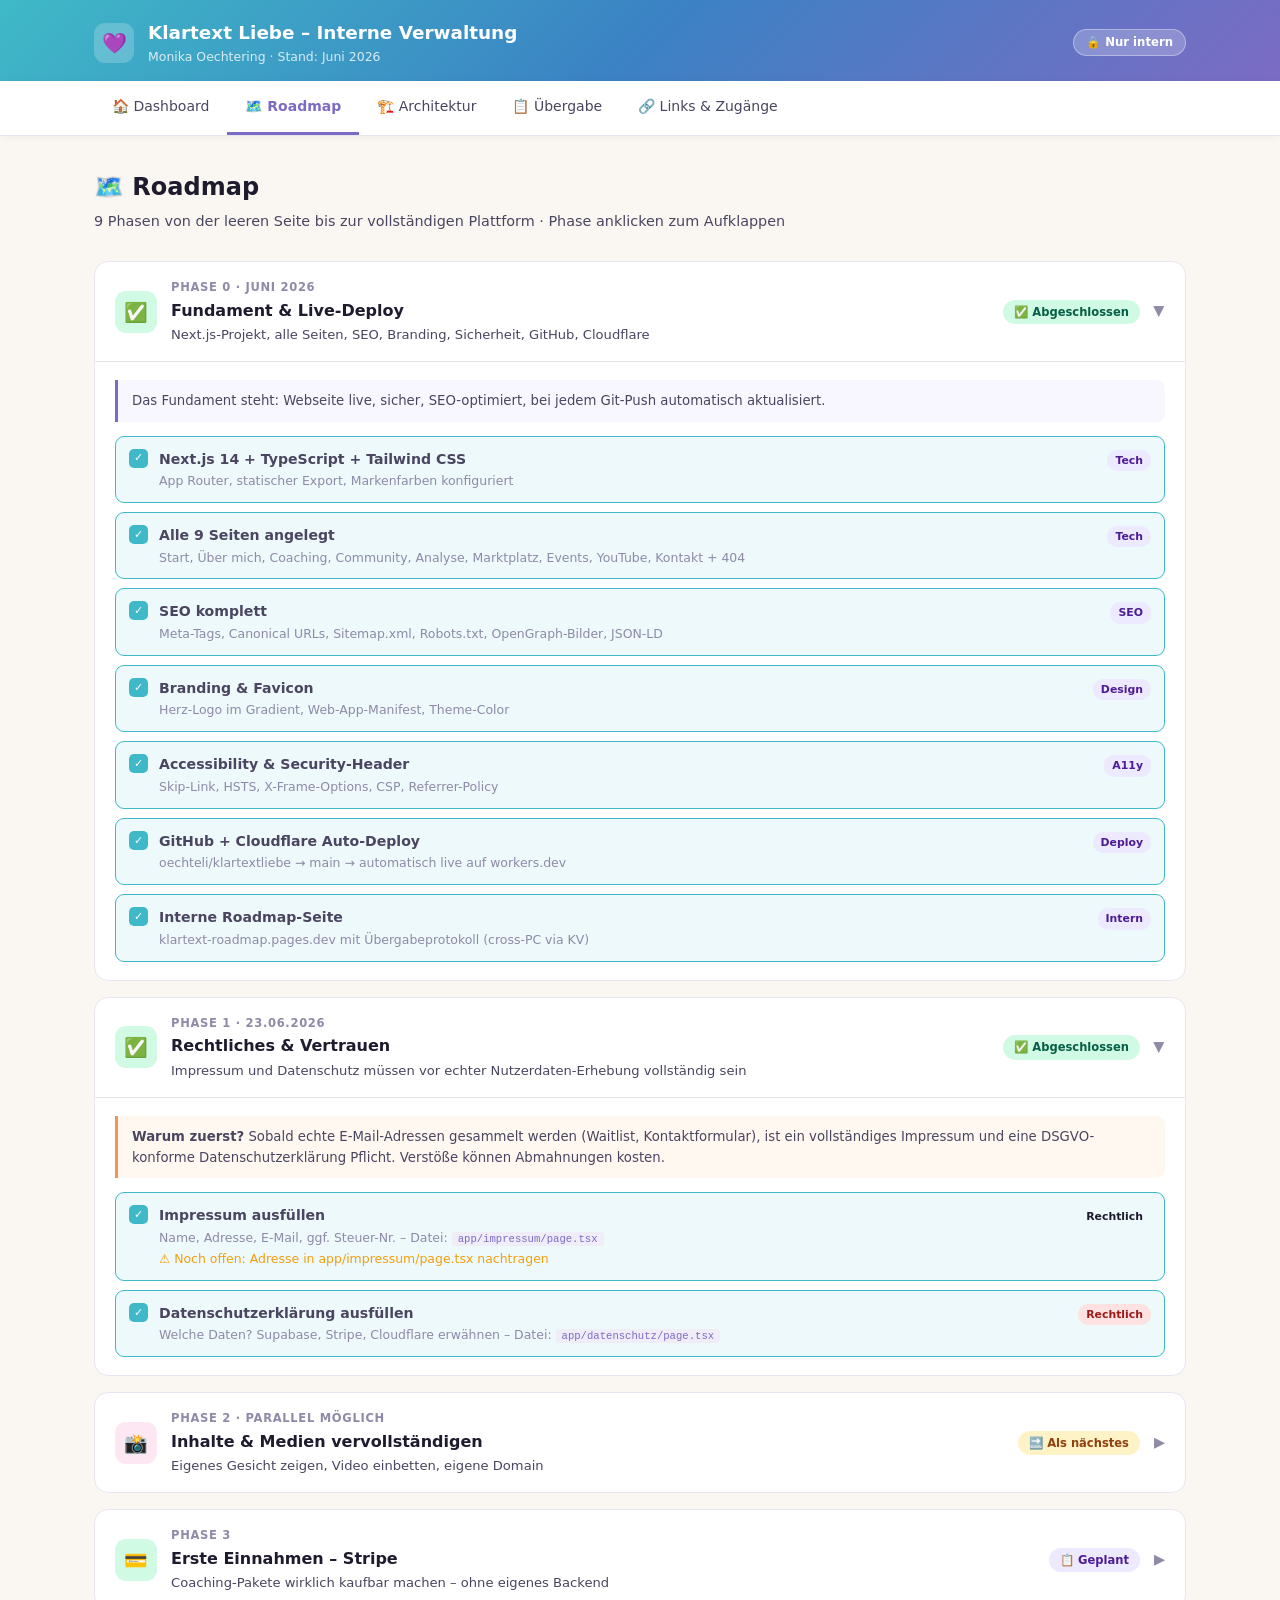
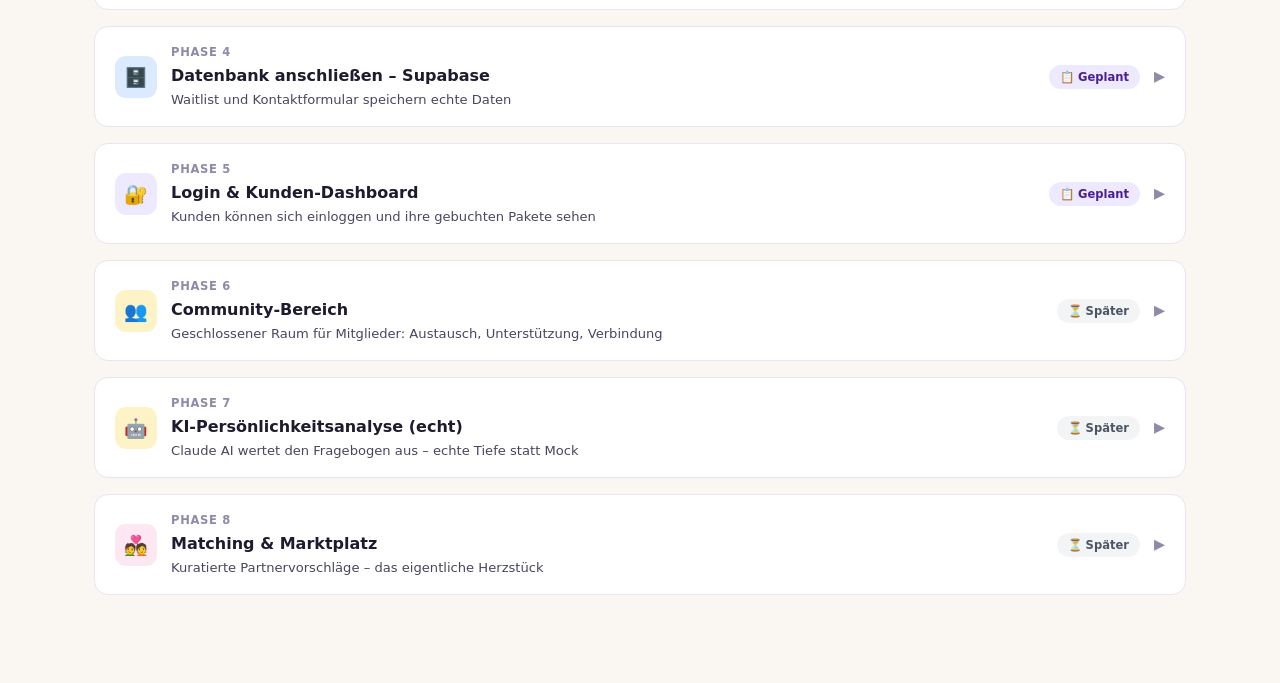
<file: roadmap.html>
<!DOCTYPE html>
<html lang="de">
<head>
  <meta charset="UTF-8" />
  <meta name="viewport" content="width=device-width, initial-scale=1.0" />
  <title>Roadmap – Klartext Liebe Intern</title>
  <link rel="stylesheet" href="style.css" />
</head>
<body>
<script src="_nav.js"></script>

<main class="page-main">
  <div class="page-hero">
    <h1>🗺️ Roadmap</h1>
    <p>9 Phasen von der leeren Seite bis zur vollständigen Plattform · Phase anklicken zum Aufklappen</p>
  </div>

  <!-- Phase 0 -->
  <div class="phase open" id="p0">
    <div class="phase-head" onclick="toggle('p0')">
      <div class="phase-icon" style="background:#D1FAE5">✅</div>
      <div class="phase-meta">
        <div class="phase-num">Phase 0 · Juni 2026</div>
        <div class="phase-title">Fundament & Live-Deploy</div>
        <div class="phase-desc">Next.js-Projekt, alle Seiten, SEO, Branding, Sicherheit, GitHub, Cloudflare</div>
      </div>
      <span class="pill pill-done">✅ Abgeschlossen</span>
      <span class="chevron">▶</span>
    </div>
    <div class="phase-body">
      <div class="phase-why">Das Fundament steht: Webseite live, sicher, SEO-optimiert, bei jedem Git-Push automatisch aktualisiert.</div>
      <ul class="tasks">
        <li class="task done"><div class="task-chk">✓</div><div class="task-content"><div class="task-name">Next.js 14 + TypeScript + Tailwind CSS</div><div class="task-detail">App Router, statischer Export, Markenfarben konfiguriert</div></div><span class="task-tag tag-dev">Tech</span></li>
        <li class="task done"><div class="task-chk">✓</div><div class="task-content"><div class="task-name">Alle 9 Seiten angelegt</div><div class="task-detail">Start, Über mich, Coaching, Community, Analyse, Marktplatz, Events, YouTube, Kontakt + 404</div></div><span class="task-tag tag-dev">Tech</span></li>
        <li class="task done"><div class="task-chk">✓</div><div class="task-content"><div class="task-name">SEO komplett</div><div class="task-detail">Meta-Tags, Canonical URLs, Sitemap.xml, Robots.txt, OpenGraph-Bilder, JSON-LD</div></div><span class="task-tag tag-dev">SEO</span></li>
        <li class="task done"><div class="task-chk">✓</div><div class="task-content"><div class="task-name">Branding & Favicon</div><div class="task-detail">Herz-Logo im Gradient, Web-App-Manifest, Theme-Color</div></div><span class="task-tag tag-dev">Design</span></li>
        <li class="task done"><div class="task-chk">✓</div><div class="task-content"><div class="task-name">Accessibility & Security-Header</div><div class="task-detail">Skip-Link, HSTS, X-Frame-Options, CSP, Referrer-Policy</div></div><span class="task-tag tag-dev">A11y</span></li>
        <li class="task done"><div class="task-chk">✓</div><div class="task-content"><div class="task-name">GitHub + Cloudflare Auto-Deploy</div><div class="task-detail">oechteli/klartextliebe → main → automatisch live auf workers.dev</div></div><span class="task-tag tag-dev">Deploy</span></li>
        <li class="task done"><div class="task-chk">✓</div><div class="task-content"><div class="task-name">Interne Roadmap-Seite</div><div class="task-detail">klartext-roadmap.pages.dev mit Übergabeprotokoll (cross-PC via KV)</div></div><span class="task-tag tag-dev">Intern</span></li>
      </ul>
    </div>
  </div>

  <!-- Phase 1 -->
  <div class="phase open" id="p1">
    <div class="phase-head" onclick="toggle('p1')">
      <div class="phase-icon" style="background:#D1FAE5">✅</div>
      <div class="phase-meta">
        <div class="phase-num">Phase 1 · 23.06.2026</div>
        <div class="phase-title">Rechtliches & Vertrauen</div>
        <div class="phase-desc">Impressum und Datenschutz müssen vor echter Nutzerdaten-Erhebung vollständig sein</div>
      </div>
      <span class="pill pill-done">✅ Abgeschlossen</span>
      <span class="chevron">▶</span>
    </div>
    <div class="phase-body">
      <div class="phase-why" style="border-color:var(--orange);background:var(--warn-bg)"><strong>Warum zuerst?</strong> Sobald echte E-Mail-Adressen gesammelt werden (Waitlist, Kontaktformular), ist ein vollständiges Impressum und eine DSGVO-konforme Datenschutzerklärung Pflicht. Verstöße können Abmahnungen kosten.</div>
      <ul class="tasks">
        <li class="task done"><div class="task-chk">✓</div><div class="task-content"><div class="task-name">Impressum ausfüllen</div><div class="task-detail">Name, Adresse, E-Mail, ggf. Steuer-Nr. – Datei: <code>app/impressum/page.tsx</code></div><div class="task-detail" style="color:#f59e0b">⚠ Noch offen: Adresse in app/impressum/page.tsx nachtragen</div></div><span class="task-tag tag-done">Rechtlich</span></li>
        <li class="task done"><div class="task-chk">✓</div><div class="task-content"><div class="task-name">Datenschutzerklärung ausfüllen</div><div class="task-detail">Welche Daten? Supabase, Stripe, Cloudflare erwähnen – Datei: <code>app/datenschutz/page.tsx</code></div></div><span class="task-tag tag-legal">Rechtlich</span></li>
      </ul>
    </div>
  </div>

  <!-- Phase 2 -->
  <div class="phase" id="p2">
    <div class="phase-head" onclick="toggle('p2')">
      <div class="phase-icon" style="background:#FCE7F3">📸</div>
      <div class="phase-meta">
        <div class="phase-num">Phase 2 · Parallel möglich</div>
        <div class="phase-title">Inhalte & Medien vervollständigen</div>
        <div class="phase-desc">Eigenes Gesicht zeigen, Video einbetten, eigene Domain</div>
      </div>
      <span class="pill pill-active">🔜 Als nächstes</span>
      <span class="chevron">▶</span>
    </div>
    <div class="phase-body">
      <div class="phase-why">Vertrauen entsteht durch ein echtes Gesicht. Eine eigene Domain (klartext-liebe.de) wirkt professioneller als workers.dev.</div>
      <ul class="tasks">
        <li class="task open"><div class="task-chk"></div><div class="task-content"><div class="task-name">Profil-Foto hochladen</div><div class="task-detail">Foto unter <code>public/brand/</code> ablegen, in <code>app/ueber-mich/page.tsx</code> einbinden</div></div><span class="task-tag tag-content">Inhalt</span></li>
        <li class="task open"><div class="task-chk"></div><div class="task-content"><div class="task-name">YouTube-Video einbetten</div><div class="task-detail">Erstes @klartextliebe-Video in <code>app/youtube/page.tsx</code> einbinden</div></div><span class="task-tag tag-content">Inhalt</span></li>
        <li class="task open"><div class="task-chk"></div><div class="task-content"><div class="task-name">Domain klartext-liebe.de registrieren & verbinden</div><div class="task-detail">Bei Cloudflare kaufen → DNS → <code>NEXT_PUBLIC_SITE_URL</code> als Build-Variable setzen</div></div><span class="task-tag tag-dev">Domain</span></li>
      </ul>
    </div>
  </div>

  <!-- Phase 3 -->
  <div class="phase" id="p3">
    <div class="phase-head" onclick="toggle('p3')">
      <div class="phase-icon" style="background:#D1FAE5">💳</div>
      <div class="phase-meta">
        <div class="phase-num">Phase 3</div>
        <div class="phase-title">Erste Einnahmen – Stripe</div>
        <div class="phase-desc">Coaching-Pakete wirklich kaufbar machen – ohne eigenes Backend</div>
      </div>
      <span class="pill pill-open">📋 Geplant</span>
      <span class="chevron">▶</span>
    </div>
    <div class="phase-body">
      <div class="phase-why">Stripe Payment Links funktionieren ohne eigenen Server. Monika erstellt in Stripe einen Link, der wird eingetragen – Buttons sofort kaufbar. Stripe übernimmt Zahlung, Quittung, Steuern.</div>
      <ul class="tasks">
        <li class="task open"><div class="task-chk"></div><div class="task-content"><div class="task-name">Stripe-Konto eröffnen & verifizieren</div><div class="task-detail">stripe.com → Konto für Monika Oechtering, Bankverbindung hinterlegen</div></div><span class="task-tag tag-stripe">Stripe</span></li>
        <li class="task open"><div class="task-chk"></div><div class="task-content"><div class="task-name">Payment Links für Coaching-Pakete anlegen</div><div class="task-detail">z.B. „Erstgespräch 60 min", „3-Monats-Begleitung" – je ein Stripe Payment Link</div></div><span class="task-tag tag-stripe">Stripe</span></li>
        <li class="task open"><div class="task-chk"></div><div class="task-content"><div class="task-name">Links in lib/stripe-links.ts eintragen</div><div class="task-detail">Platzhalter ersetzen → Buttons zeigen echten Kauflink</div></div><span class="task-tag tag-stripe">Stripe</span></li>
        <li class="task open"><div class="task-chk"></div><div class="task-content"><div class="task-name">„Bald buchbar"-Hinweis entfernen</div><div class="task-detail">In Coaching-Komponenten Platzhalter-Buttons durch echte Kauf-Buttons ersetzen</div></div><span class="task-tag tag-stripe">Stripe</span></li>
      </ul>
    </div>
  </div>

  <!-- Phase 4 -->
  <div class="phase" id="p4">
    <div class="phase-head" onclick="toggle('p4')">
      <div class="phase-icon" style="background:#DBEAFE">🗄️</div>
      <div class="phase-meta">
        <div class="phase-num">Phase 4</div>
        <div class="phase-title">Datenbank anschließen – Supabase</div>
        <div class="phase-desc">Waitlist und Kontaktformular speichern echte Daten</div>
      </div>
      <span class="pill pill-open">📋 Geplant</span>
      <span class="chevron">▶</span>
    </div>
    <div class="phase-body">
      <div class="phase-why">Supabase ist eine fertige Datenbank aus der Steckdose. Formulare simulieren aktuell nur das Absenden – mit Supabase landen Anfragen wirklich in einer Datenbank, die Monika einsehen kann.</div>
      <ul class="tasks">
        <li class="task open"><div class="task-chk"></div><div class="task-content"><div class="task-name">Supabase-Projekt erstellen</div><div class="task-detail">supabase.com → neues Projekt, Region EU-West (DSGVO)</div></div><span class="task-tag tag-supa">Supabase</span></li>
        <li class="task open"><div class="task-chk"></div><div class="task-content"><div class="task-name">Umgebungsvariablen setzen</div><div class="task-detail"><code>.env.local</code>: NEXT_PUBLIC_SUPABASE_URL und NEXT_PUBLIC_SUPABASE_ANON_KEY</div></div><span class="task-tag tag-supa">Supabase</span></li>
        <li class="task open"><div class="task-chk"></div><div class="task-content"><div class="task-name">Datenbankschema einrichten</div><div class="task-detail">Migration <code>supabase/migrations/0001_init.sql</code> ausführen</div></div><span class="task-tag tag-supa">Supabase</span></li>
        <li class="task open"><div class="task-chk"></div><div class="task-content"><div class="task-name">Waitlist- & Kontaktformular aktivieren</div><div class="task-detail">Mock-Insert durch echten Supabase-Insert ersetzen</div></div><span class="task-tag tag-supa">Supabase</span></li>
        <li class="task open"><div class="task-chk"></div><div class="task-content"><div class="task-name">Build-Variablen in Cloudflare setzen</div><div class="task-detail">Workers → Einstellungen → Umgebungsvariablen</div></div><span class="task-tag tag-dev">Deploy</span></li>
      </ul>
    </div>
  </div>

  <!-- Phase 5 -->
  <div class="phase" id="p5">
    <div class="phase-head" onclick="toggle('p5')">
      <div class="phase-icon" style="background:#EDE9FE">🔐</div>
      <div class="phase-meta">
        <div class="phase-num">Phase 5</div>
        <div class="phase-title">Login & Kunden-Dashboard</div>
        <div class="phase-desc">Kunden können sich einloggen und ihre gebuchten Pakete sehen</div>
      </div>
      <span class="pill pill-open">📋 Geplant</span>
      <span class="chevron">▶</span>
    </div>
    <div class="phase-body">
      <div class="phase-why">Nach dem Kauf eines Pakets bekommen Kunden Zugang zum persönlichen Bereich: Buchungen, Unterlagen, Analyse-Ergebnisse und Community-Zugang – alles an einem Ort.</div>
      <ul class="tasks">
        <li class="task open"><div class="task-chk"></div><div class="task-content"><div class="task-name">Supabase Auth einrichten</div><div class="task-detail">E-Mail/Passwort-Login, Magic Link, E-Mail-Bestätigung</div></div><span class="task-tag tag-supa">Supabase</span></li>
        <li class="task open"><div class="task-chk"></div><div class="task-content"><div class="task-name">Login / Registrierung</div><div class="task-detail">Neue Seite <code>app/login/page.tsx</code></div></div><span class="task-tag tag-dev">Frontend</span></li>
        <li class="task open"><div class="task-chk"></div><div class="task-content"><div class="task-name">Kunden-Dashboard</div><div class="task-detail"><code>app/dashboard/page.tsx</code>: gebuchte Pakete, Fortschritt, Downloads, Analyse</div></div><span class="task-tag tag-dev">Frontend</span></li>
        <li class="task open"><div class="task-chk"></div><div class="task-content"><div class="task-name">Stripe Webhook → Supabase</div><div class="task-detail">Nach Zahlung automatisch Zugang freischalten</div></div><span class="task-tag tag-stripe">Stripe</span></li>
      </ul>
    </div>
  </div>

  <!-- Phase 6 -->
  <div class="phase" id="p6">
    <div class="phase-head" onclick="toggle('p6')">
      <div class="phase-icon" style="background:#FEF3C7">👥</div>
      <div class="phase-meta">
        <div class="phase-num">Phase 6</div>
        <div class="phase-title">Community-Bereich</div>
        <div class="phase-desc">Geschlossener Raum für Mitglieder: Austausch, Unterstützung, Verbindung</div>
      </div>
      <span class="pill pill-later">⏳ Später</span>
      <span class="chevron">▶</span>
    </div>
    <div class="phase-body">
      <div class="phase-why">Die Community ist das Herzstück – Singles, die gemeinsam wachsen, moderiert von Monika. Nur für zahlende Mitglieder.</div>
      <ul class="tasks">
        <li class="task open"><div class="task-chk"></div><div class="task-content"><div class="task-name">Geschützten Bereich mit Auth-Guard</div><div class="task-detail">Nur eingeloggte & bezahlte Nutzer sehen die Community</div></div><span class="task-tag tag-dev">Frontend</span></li>
        <li class="task open"><div class="task-chk"></div><div class="task-content"><div class="task-name">Beiträge & Kommentare</div><div class="task-detail">Einfaches Forum in Supabase</div></div><span class="task-tag tag-dev">Feature</span></li>
        <li class="task open"><div class="task-chk"></div><div class="task-content"><div class="task-name">Moderations-Tools für Monika</div><div class="task-detail">Admin-Ansicht: Beiträge genehmigen, Nutzer verwalten</div></div><span class="task-tag tag-dev">Feature</span></li>
      </ul>
    </div>
  </div>

  <!-- Phase 7 -->
  <div class="phase" id="p7">
    <div class="phase-head" onclick="toggle('p7')">
      <div class="phase-icon" style="background:#FEF3C7">🤖</div>
      <div class="phase-meta">
        <div class="phase-num">Phase 7</div>
        <div class="phase-title">KI-Persönlichkeitsanalyse (echt)</div>
        <div class="phase-desc">Claude AI wertet den Fragebogen aus – echte Tiefe statt Mock</div>
      </div>
      <span class="pill pill-later">⏳ Später</span>
      <span class="chevron">▶</span>
    </div>
    <div class="phase-body">
      <div class="phase-why">Aktuell gibt <code>lib/analyze-profile.ts</code> regelbasierte Ergebnisse. Mit Claude API werden Antworten tiefgehend interpretiert und ein persönliches Profil erstellt.</div>
      <ul class="tasks">
        <li class="task open"><div class="task-chk"></div><div class="task-content"><div class="task-name">Anthropic API-Key einrichten</div><div class="task-detail">API-Key als Umgebungsvariable in Cloudflare + .env.local</div></div><span class="task-tag tag-ai">KI</span></li>
        <li class="task open"><div class="task-chk"></div><div class="task-content"><div class="task-name">Cloudflare Worker als KI-Endpunkt</div><div class="task-detail">Worker empfängt Fragebogen, ruft Claude API auf, gibt Analyse zurück</div></div><span class="task-tag tag-ai">KI</span></li>
        <li class="task open"><div class="task-chk"></div><div class="task-content"><div class="task-name">Analyse-Ergebnisse in Supabase speichern</div><div class="task-detail">Im Dashboard sichtbar, für Matching nutzbar</div></div><span class="task-tag tag-ai">KI</span></li>
      </ul>
    </div>
  </div>

  <!-- Phase 8 -->
  <div class="phase" id="p8">
    <div class="phase-head" onclick="toggle('p8')">
      <div class="phase-icon" style="background:#FCE7F3">💑</div>
      <div class="phase-meta">
        <div class="phase-num">Phase 8</div>
        <div class="phase-title">Matching & Marktplatz</div>
        <div class="phase-desc">Kuratierte Partnervorschläge – das eigentliche Herzstück</div>
      </div>
      <span class="pill pill-later">⏳ Später</span>
      <span class="chevron">▶</span>
    </div>
    <div class="phase-body">
      <div class="phase-why">Kein Algorithmus, sondern Monika kuratiert persönlich, wer zu wem passt. Die Plattform unterstützt dabei mit Profilen und Werkzeugen.</div>
      <ul class="tasks">
        <li class="task open"><div class="task-chk"></div><div class="task-content"><div class="task-name">Profil-Erstellung für Mitglieder</div><div class="task-detail">Fotos, Werte, Wünsche, Persönlichkeitsanalyse-Ergebnis</div></div><span class="task-tag tag-dev">Feature</span></li>
        <li class="task open"><div class="task-chk"></div><div class="task-content"><div class="task-name">Admin-Freigabe-Workflow</div><div class="task-detail">Monika prüft jedes Profil vor Sichtbarkeit</div></div><span class="task-tag tag-dev">Feature</span></li>
        <li class="task open"><div class="task-chk"></div><div class="task-content"><div class="task-name">Kuratierte Vorschläge</div><div class="task-detail">Monika wählt Matches aus und schickt Vorschläge per Dashboard-Nachricht</div></div><span class="task-tag tag-dev">Feature</span></li>
      </ul>
    </div>
  </div>
</main>

<script>
function toggle(id) {
  document.getElementById(id).classList.toggle('open');
}
// Direkt-Sprung per #anchor
window.addEventListener('load', () => {
  const hash = location.hash.replace('#','');
  if (hash) {
    const el = document.getElementById(hash);
    if (el) { el.classList.add('open'); setTimeout(() => el.scrollIntoView({behavior:'smooth', block:'start'}), 100); }
  }
});
</script>
</body>
</html>
</file>
<file: style.css>
:root {
  --teal:   #3FB9C7;
  --blue:   #3B82C4;
  --violet: #7C6BC4;
  --pink:   #E06A9E;
  --orange: #F0945A;
  --cream:  #FAF7F2;
  --ink:    #1E1B2E;
  --ink2:   #4A4560;
  --ink3:   #8E8AA8;
  --white:  #FFFFFF;
  --border: #E8E4F0;
  --done-bg:#EDF9FA; --done-bdr:#3FB9C7;
  --open-bg:#F8F7FF; --open-bdr:#D4CEF0;
  --warn-bg:#FFF8F0; --warn-bdr:#F0945A;
  --grad: linear-gradient(135deg, var(--teal), var(--blue), var(--violet));
}
* { box-sizing: border-box; margin: 0; padding: 0; }
body {
  font-family: 'Segoe UI', system-ui, -apple-system, sans-serif;
  background: var(--cream);
  color: var(--ink);
  line-height: 1.6;
  min-height: 100vh;
}

/* ── TOPBAR ── */
.topbar {
  background: var(--grad);
  color: white;
}
.topbar-inner {
  max-width: 1140px;
  margin: 0 auto;
  padding: 18px 24px 14px;
  display: flex;
  align-items: center;
  gap: 14px;
}
.topbar-logo {
  width: 40px; height: 40px;
  background: rgba(255,255,255,.2);
  border-radius: 11px;
  display: flex; align-items: center; justify-content: center;
  font-size: 20px;
  flex-shrink: 0;
}
.topbar-title { font-size: 1.15rem; font-weight: 700; }
.topbar-sub   { font-size: .78rem; opacity: .8; }
.topbar-badge {
  margin-left: auto;
  background: rgba(255,255,255,.22);
  border: 1px solid rgba(255,255,255,.35);
  border-radius: 20px;
  padding: 3px 12px;
  font-size: .73rem;
  font-weight: 600;
  white-space: nowrap;
}

/* ── NAV ── */
.sitenav {
  background: white;
  border-bottom: 1px solid var(--border);
  position: sticky;
  top: 0;
  z-index: 100;
  box-shadow: 0 1px 8px rgba(0,0,0,.05);
}
.sitenav-inner {
  max-width: 1140px;
  margin: 0 auto;
  padding: 0 24px;
  display: flex;
  gap: 0;
  overflow-x: auto;
}
.nav-link {
  display: inline-flex;
  align-items: center;
  gap: 6px;
  padding: 14px 18px;
  font-size: .875rem;
  font-weight: 500;
  color: var(--ink2);
  text-decoration: none;
  border-bottom: 3px solid transparent;
  white-space: nowrap;
  transition: color .15s, border-color .15s;
}
.nav-link:hover  { color: var(--violet); }
.nav-link.active { color: var(--violet); border-bottom-color: var(--violet); font-weight: 700; }

/* ── MAIN ── */
.page-main {
  max-width: 1140px;
  margin: 0 auto;
  padding: 32px 24px 72px;
}
.page-hero {
  margin-bottom: 28px;
}
.page-hero h1 { font-size: 1.5rem; font-weight: 800; margin-bottom: 4px; }
.page-hero p  { color: var(--ink2); font-size: .9rem; }

/* ── CARDS ── */
.card {
  background: white;
  border: 1px solid var(--border);
  border-radius: 16px;
  margin-bottom: 20px;
  overflow: hidden;
}
.card-head {
  display: flex;
  align-items: center;
  gap: 10px;
  padding: 16px 20px;
  border-bottom: 1px solid var(--border);
  background: var(--cream);
}
.card-head h2, .card-head h3 { font-size: .95rem; font-weight: 700; flex: 1; }
.card-body { padding: 18px 20px; }

/* ── STATS GRID ── */
.stats {
  display: grid;
  grid-template-columns: repeat(auto-fit, minmax(140px, 1fr));
  gap: 14px;
  margin-bottom: 28px;
}
.stat {
  background: white;
  border: 1px solid var(--border);
  border-radius: 14px;
  padding: 18px 16px;
  text-align: center;
}
.stat-num   { font-size: 1.9rem; font-weight: 800; line-height: 1; }
.stat-label { font-size: .78rem; color: var(--ink3); margin-top: 4px; }

/* ── PHASE CARDS ── */
.phase { background: white; border: 1px solid var(--border); border-radius: 14px; margin-bottom: 16px; overflow: hidden; }
.phase-head {
  display: flex; align-items: center; gap: 14px;
  padding: 16px 20px; cursor: pointer; user-select: none;
}
.phase-head:hover { background: var(--cream); }
.phase-icon { width: 42px; height: 42px; border-radius: 11px; display: flex; align-items: center; justify-content: center; font-size: 19px; flex-shrink: 0; }
.phase-meta { flex: 1; }
.phase-num   { font-size: .72rem; font-weight: 700; letter-spacing: .06em; color: var(--ink3); text-transform: uppercase; }
.phase-title { font-size: 1rem; font-weight: 700; margin: 1px 0; }
.phase-desc  { font-size: .82rem; color: var(--ink2); }
.pill { padding: 3px 11px; border-radius: 20px; font-size: .72rem; font-weight: 700; }
.pill-done   { background: #D1FAE5; color: #065F46; }
.pill-active { background: #FEF3C7; color: #92400E; }
.pill-open   { background: #EDE9FE; color: #4C1D95; }
.pill-later  { background: #F3F4F6; color: #4B5563; }
.pill-urgent { background: #FEE2E2; color: #991B1B; }
.chevron { font-size: .9rem; color: var(--ink3); transition: transform .2s; }
.phase.open .chevron { transform: rotate(90deg); }
.phase-body { display: none; border-top: 1px solid var(--border); padding: 18px 20px; }
.phase.open .phase-body { display: block; }
.phase-why {
  border-left: 3px solid var(--violet);
  background: var(--open-bg);
  border-radius: 0 8px 8px 0;
  padding: 10px 14px;
  font-size: .83rem; color: var(--ink2);
  margin-bottom: 14px;
}

/* ── TASK LIST ── */
.tasks { list-style: none; display: flex; flex-direction: column; gap: 9px; }
.task { display: flex; align-items: flex-start; gap: 11px; padding: 11px 13px; border-radius: 9px; border: 1px solid; }
.task.done    { background: var(--done-bg); border-color: var(--done-bdr); }
.task.open    { background: var(--open-bg); border-color: var(--open-bdr); }
.task.urgent  { background: var(--warn-bg); border-color: var(--warn-bdr); }
.task-chk {
  width: 19px; height: 19px; border-radius: 5px; flex-shrink: 0; margin-top: 1px;
  display: flex; align-items: center; justify-content: center; font-size: 11px; font-weight: 800;
}
.task.done   .task-chk { background: var(--teal); color: white; }
.task.open   .task-chk { background: white; border: 2px solid var(--open-bdr); }
.task.urgent .task-chk { background: white; border: 2px solid var(--orange); }
.task-content { flex: 1; }
.task-name   { font-size: .88rem; font-weight: 600; }
.task.done .task-name { color: var(--ink2); }
.task-detail { font-size: .78rem; color: var(--ink3); margin-top: 1px; }
.task-tag { font-size: .68rem; padding: 2px 8px; border-radius: 10px; font-weight: 700; flex-shrink: 0; margin-top: 2px; }
.tag-legal  { background: #FEE2E2; color: #991B1B; }
.tag-stripe { background: #D1FAE5; color: #065F46; }
.tag-supa   { background: #DBEAFE; color: #1E40AF; }
.tag-dev    { background: #EDE9FE; color: #4C1D95; }
.tag-ai     { background: #FEF3C7; color: #92400E; }
.tag-content{ background: #FCE7F3; color: #831843; }

/* ── ÜBERGABE ── */
.ue-banner {
  background: linear-gradient(135deg, #1E1B2E, #312D55);
  color: white; border-radius: 14px; padding: 20px 24px;
  display: flex; align-items: center; gap: 16px; margin-bottom: 24px;
}
.ue-banner-icon { font-size: 1.8rem; }
.ue-banner h2 { font-size: .95rem; font-weight: 700; margin-bottom: 2px; }
.ue-banner p  { font-size: .8rem; opacity: .7; }
.ue-ts { margin-left: auto; text-align: right; font-size: .75rem; opacity: .7; flex-shrink: 0; }
.ue-ts strong { display: block; font-size: .88rem; opacity: 1; }
.ue-status-dot {
  display: inline-block; width: 8px; height: 8px; border-radius: 50%;
  background: #4ADE80; margin-right: 5px; animation: pulse 2s infinite;
}
@keyframes pulse { 0%,100%{opacity:1} 50%{opacity:.4} }

.ue-field { width: 100%; min-height: 85px; border: 1.5px dashed var(--border); border-radius: 9px;
  padding: 11px; font-family: inherit; font-size: .87rem; line-height: 1.6; color: var(--ink);
  background: #FAFAFA; resize: vertical; outline: none; transition: border-color .2s, background .2s; }
.ue-field:focus { border-color: var(--violet); border-style: solid; background: white; }

.ue-btn {
  background: var(--grad); color: white; border: none; border-radius: 9px;
  padding: 9px 22px; font-size: .87rem; font-weight: 700; cursor: pointer;
  transition: opacity .2s; margin-top: 10px;
}
.ue-btn:hover { opacity: .88; }
.ue-btn:disabled { opacity: .5; cursor: default; }
.ue-hint { display: inline-block; margin-left: 10px; font-size: .8rem; color: var(--teal); opacity: 0; transition: opacity .3s; }

.log-item {
  border-left: 3px solid var(--violet); padding: 10px 14px;
  margin-bottom: 10px; background: var(--open-bg); border-radius: 0 8px 8px 0;
}
.log-date { font-size: .72rem; font-weight: 800; color: var(--violet); margin-bottom: 3px; }
.log-text  { font-size: .84rem; color: var(--ink2); white-space: pre-wrap; }

/* ── ARCH ── */
.arch-grid { display: grid; grid-template-columns: repeat(auto-fit, minmax(210px, 1fr)); gap: 14px; }
.arch-card { background: white; border: 1px solid var(--border); border-radius: 12px; padding: 15px; }
.arch-card-ico  { font-size: 1.5rem; margin-bottom: 6px; }
.arch-card-name { font-size: .88rem; font-weight: 700; margin-bottom: 3px; }
.arch-card-desc { font-size: .77rem; color: var(--ink2); line-height: 1.5; }
.arch-card-st   { margin-top: 7px; font-size: .72rem; font-weight: 700; }
.as-live  { color: #065F46; } .as-plan { color: #1E40AF; } .as-later { color: #6B7280; }

.flow-box { background: white; border: 1px solid var(--border); border-radius: 12px; padding: 18px 20px; margin-bottom: 14px; }
.flow-row { display: flex; align-items: center; gap: 7px; flex-wrap: wrap; margin-bottom: 6px; }
.flow-step { padding: 5px 13px; border-radius: 7px; font-size: .8rem; font-weight: 700;
  background: var(--grad); color: white; }
.flow-step.done { background: #D1FAE5; color: #065F46; }
.flow-step.plan { background: #EDE9FE; color: #4C1D95; }
.flow-arr { color: var(--ink3); }
.flow-label { font-size: .78rem; color: var(--ink2); }

/* ── TABLE ── */
.info-table { width: 100%; border-collapse: collapse; font-size: .87rem; }
.info-table td { padding: 10px 4px; border-bottom: 1px solid var(--border); }
.info-table td:first-child { color: var(--ink2); width: 38%; }
.info-table a { color: var(--blue); }
.info-table tr:last-child td { border-bottom: none; }

code { background: #F0EDF8; color: var(--violet); padding: 1px 6px; border-radius: 4px; font-size: .85em; }

.code-block {
  background: var(--ink); color: #A8FF78; padding: 14px 18px;
  border-radius: 10px; font-family: monospace; font-size: .8rem; line-height: 1.8; overflow-x: auto;
}
.code-block .c { color: #666; }

/* ── DASHBOARD NEXT-STEPS ── */
.next-steps { display: flex; flex-direction: column; gap: 10px; }
.next-step {
  display: flex; align-items: center; gap: 14px;
  background: white; border: 1px solid var(--border); border-radius: 11px; padding: 13px 16px;
  text-decoration: none; color: inherit; transition: border-color .15s, box-shadow .15s;
}
.next-step:hover { border-color: var(--violet); box-shadow: 0 2px 10px rgba(124,107,196,.12); }
.next-step-num {
  width: 28px; height: 28px; border-radius: 8px;
  background: var(--grad); color: white;
  display: flex; align-items: center; justify-content: center;
  font-size: .78rem; font-weight: 800; flex-shrink: 0;
}
.next-step-body { flex: 1; }
.next-step-name   { font-size: .88rem; font-weight: 700; }
.next-step-detail { font-size: .77rem; color: var(--ink3); }

/* ── RESPONSIVE ── */
@media (max-width: 640px) {
  .topbar-badge { display: none; }
  .page-main { padding: 20px 16px 60px; }
  .nav-link { padding: 12px 12px; font-size: .8rem; }
  .sitenav-inner { gap: 0; }
}
</file>
